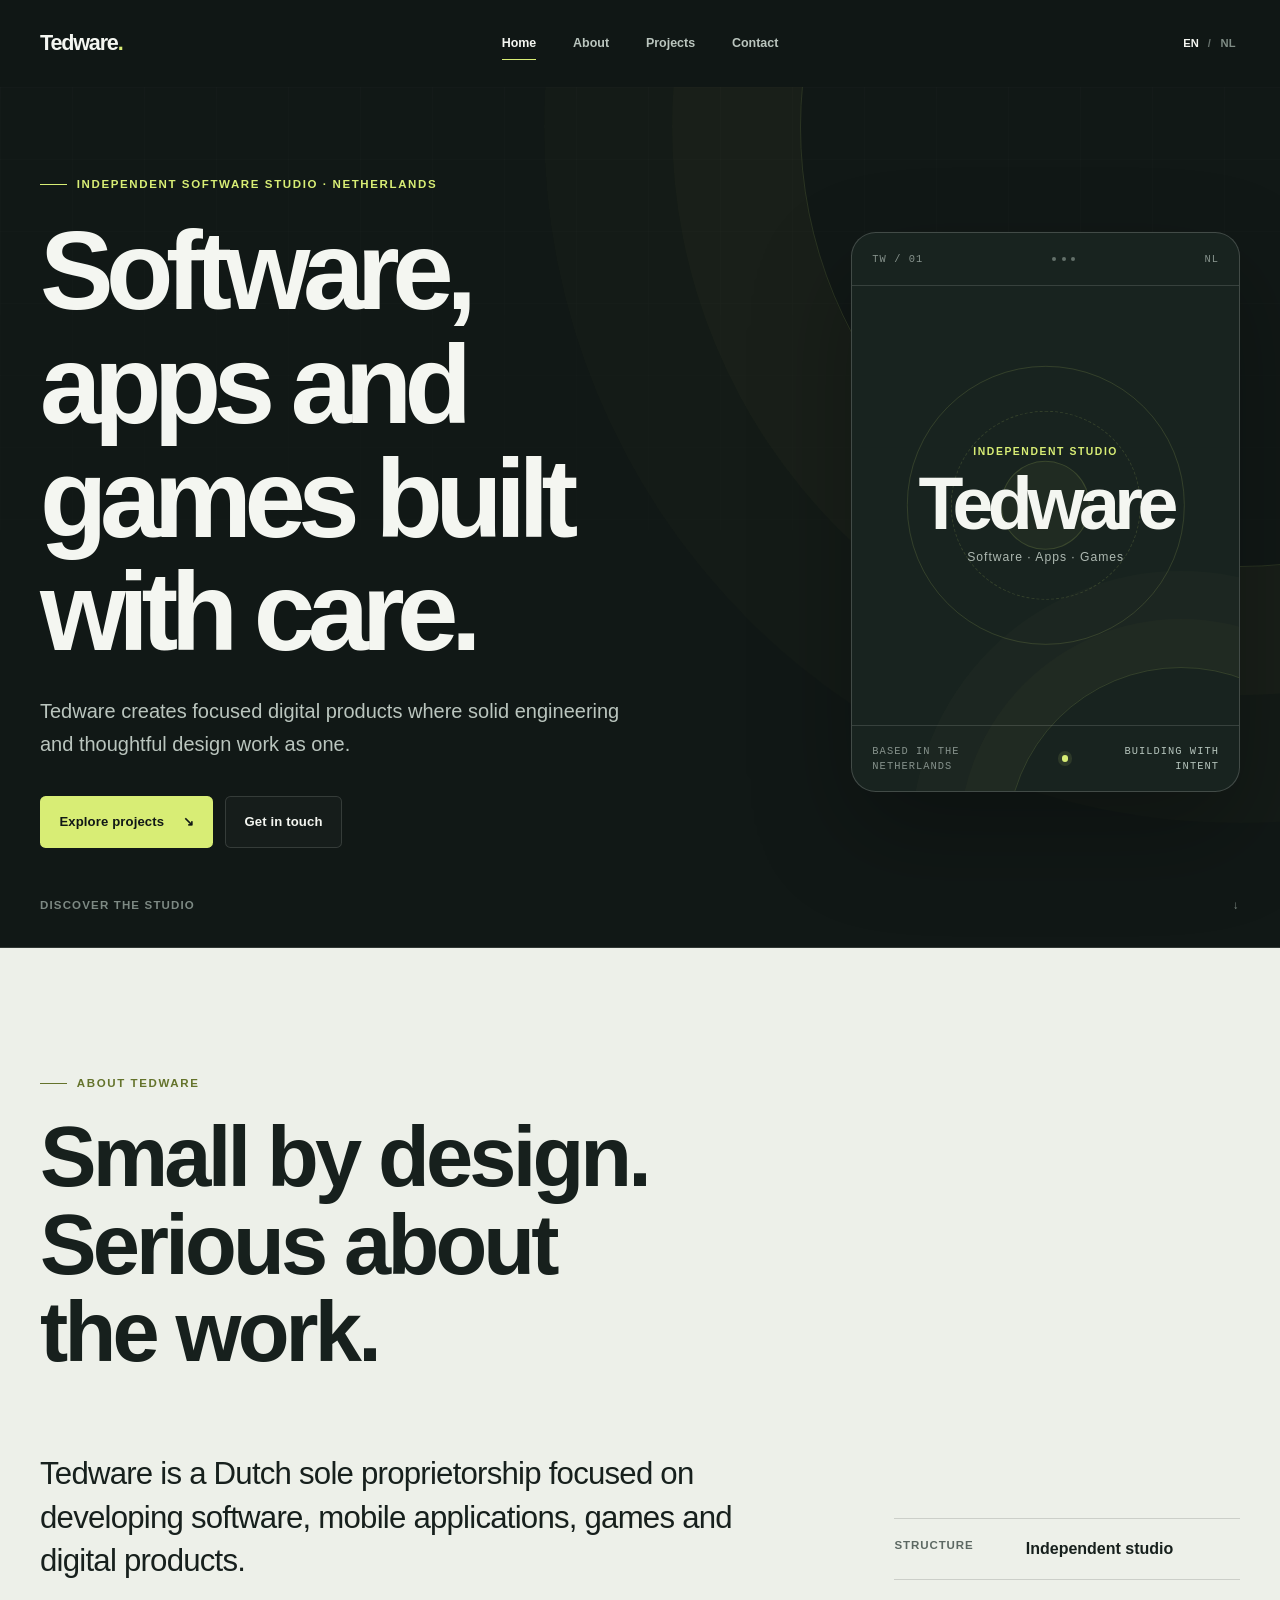
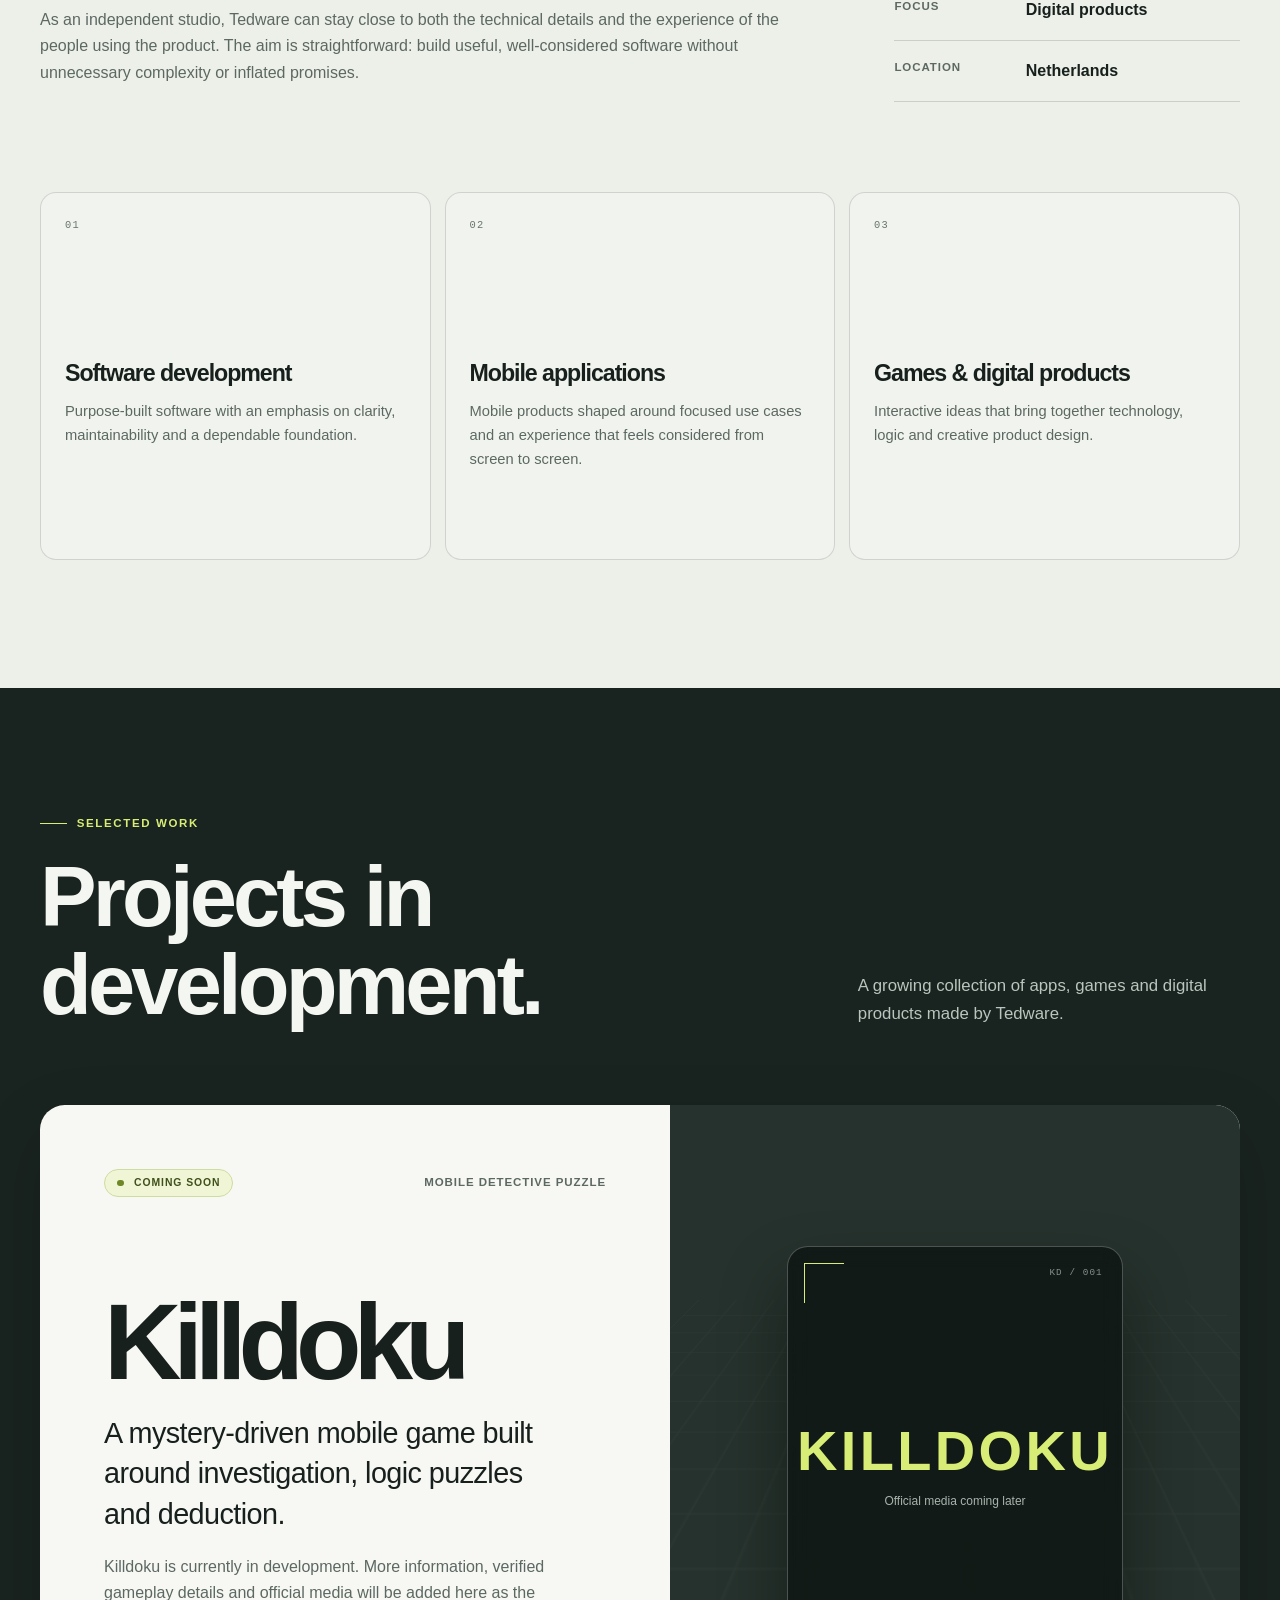
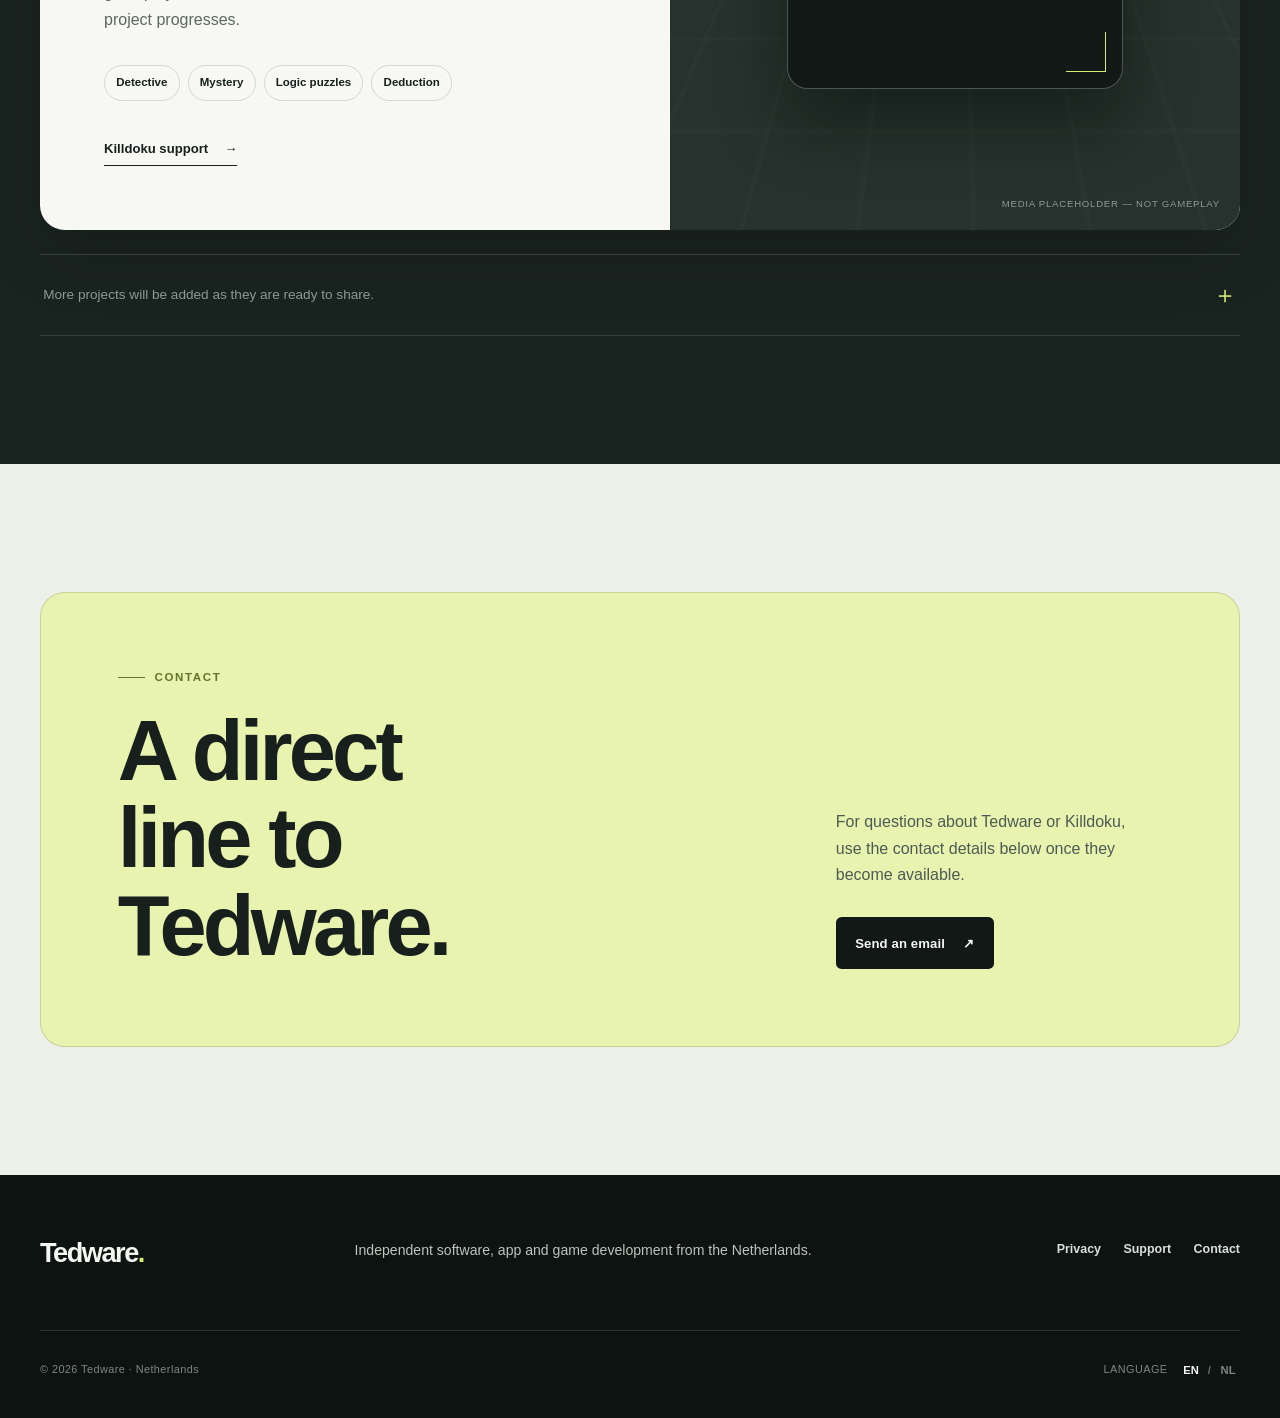
<file: index.html>
<!doctype html>
<html lang="en">
<head>
  <meta charset="utf-8">
  <meta name="viewport" content="width=device-width, initial-scale=1">
  <title data-i18n="meta.homeTitle">Tedware — Software, apps and games built with care</title>
  <meta name="description" content="Tedware is an independent Dutch software studio creating thoughtful software, mobile apps and games." data-i18n-attr="content:meta.homeDescription">
  <meta name="theme-color" content="#111816">
  <meta name="robots" content="index, follow">
  <link rel="canonical" href="https://tedware.nl/">
  <link rel="icon" href="assets/icons/favicon.svg" type="image/svg+xml">
  <link rel="manifest" href="site.webmanifest">
  <meta property="og:type" content="website">
  <meta property="og:site_name" content="Tedware">
  <meta property="og:url" content="https://tedware.nl/">
  <meta property="og:title" content="Tedware — Software, apps and games built with care" data-i18n-attr="content:meta.homeTitle">
  <meta property="og:description" content="Independent Dutch software studio creating thoughtful software, mobile apps and games." data-i18n-attr="content:meta.homeDescription">
  <meta property="og:locale" content="en_US" data-i18n-attr="content:meta.ogLocale">
  <meta property="og:locale:alternate" content="nl_NL" data-i18n-attr="content:meta.ogLocaleAlternate">
  <meta name="twitter:card" content="summary">
  <meta name="twitter:title" content="Tedware — Software, apps and games built with care" data-i18n-attr="content:meta.homeTitle">
  <meta name="twitter:description" content="Independent Dutch software studio creating thoughtful software, mobile apps and games." data-i18n-attr="content:meta.homeDescription">
  <script type="application/ld+json">
    {
      "@context": "https://schema.org",
      "@type": "Organization",
      "name": "Tedware",
      "url": "https://tedware.nl/"
    }
  </script>
  <script>document.documentElement.classList.add('js');</script>
  <link rel="stylesheet" href="css/styles.css">
  <script src="js/translations.js" defer></script>
  <script src="js/main.js" defer></script>
</head>
<body data-page="home">
  <a class="skip-link" href="#main" data-i18n="a11y.skip">Skip to content</a>

  <header class="site-header" data-site-header>
    <div class="container header-inner">
      <a class="wordmark" href="index.html" aria-label="Tedware home" data-i18n-attr="aria-label:a11y.home">
        <span>Tedware</span><span class="wordmark-dot" aria-hidden="true">.</span>
      </a>

      <button class="nav-toggle" type="button" aria-expanded="false" aria-controls="primary-navigation" data-nav-toggle>
        <span class="sr-only" data-i18n="nav.menu">Menu</span>
        <span aria-hidden="true"></span><span aria-hidden="true"></span>
      </button>

      <nav class="primary-nav" id="primary-navigation" aria-label="Primary navigation" data-i18n-attr="aria-label:a11y.primaryNav">
        <a href="index.html" aria-current="page" data-i18n="nav.home">Home</a>
        <a href="#about" data-i18n="nav.about">About</a>
        <a href="#projects" data-i18n="nav.projects">Projects</a>
        <a href="#contact" data-i18n="nav.contact">Contact</a>
      </nav>

      <div class="language-switcher" role="group" aria-label="Language" data-i18n-attr="aria-label:a11y.language">
        <button type="button" data-lang="en" aria-pressed="true" lang="en">EN</button>
        <span aria-hidden="true">/</span>
        <button type="button" data-lang="nl" aria-pressed="false" lang="nl">NL</button>
      </div>
    </div>
  </header>

  <main id="main">
    <section class="hero section" aria-labelledby="hero-title">
      <div class="hero-glow" aria-hidden="true"></div>
      <div class="container hero-grid">
        <div class="hero-copy">
          <p class="eyebrow" data-i18n="home.heroEyebrow">Independent software studio · Netherlands</p>
          <h1 id="hero-title" data-i18n="home.heroTitle">Software, apps and games built with care.</h1>
          <p class="hero-lead" data-i18n="home.heroBody">Tedware creates focused digital products where solid engineering and thoughtful design work as one.</p>
          <div class="hero-actions">
            <a class="button button-primary" href="#projects">
              <span data-i18n="home.heroProjects">Explore projects</span><span aria-hidden="true">↘</span>
            </a>
            <a class="button button-secondary" href="#contact" data-i18n="home.heroContact">Get in touch</a>
          </div>
        </div>

        <div class="hero-visual" aria-label="Tedware studio overview" data-i18n-attr="aria-label:home.visualLabel">
          <div class="studio-panel">
            <div class="studio-panel-top">
              <span>TW / 01</span>
              <div class="panel-dots" aria-hidden="true"><i></i><i></i><i></i></div>
              <span>NL</span>
            </div>
            <div class="studio-panel-center">
              <div class="signal-rings" aria-hidden="true"><span></span><span></span><span></span></div>
              <p class="panel-kicker" data-i18n="home.visualKicker">Independent studio</p>
              <p class="panel-name">Tedware</p>
              <p class="panel-disciplines" data-i18n="home.visualDisciplines">Software · Apps · Games</p>
            </div>
            <div class="studio-panel-bottom">
              <span data-i18n="home.visualBase">Based in the Netherlands</span>
              <span class="availability"><i aria-hidden="true"></i><span data-i18n="home.visualStatus">Building with intent</span></span>
            </div>
          </div>
        </div>
      </div>
      <div class="container hero-foot">
        <span data-i18n="home.scrollCue">Discover the studio</span>
        <span aria-hidden="true">↓</span>
      </div>
    </section>

    <section class="section section-light" id="about" aria-labelledby="about-title">
      <div class="container">
        <div class="section-heading reveal">
          <p class="eyebrow eyebrow-dark" data-i18n="home.aboutEyebrow">About Tedware</p>
          <h2 id="about-title" data-i18n="home.aboutTitle">Small by design. Serious about the work.</h2>
        </div>

        <div class="about-layout">
          <div class="about-copy reveal">
            <p class="large-copy" data-i18n="home.aboutLead">Tedware is a Dutch sole proprietorship focused on developing software, mobile applications, games and digital products.</p>
            <p data-i18n="home.aboutBody">As an independent studio, Tedware can stay close to both the technical details and the experience of the people using the product. The aim is straightforward: build useful, well-considered software without unnecessary complexity or inflated promises.</p>
          </div>

          <dl class="studio-facts reveal">
            <div>
              <dt data-i18n="home.factStructure">Structure</dt>
              <dd data-i18n="home.factStructureValue">Independent studio</dd>
            </div>
            <div>
              <dt data-i18n="home.factFocus">Focus</dt>
              <dd data-i18n="home.factFocusValue">Digital products</dd>
            </div>
            <div>
              <dt data-i18n="home.factLocation">Location</dt>
              <dd data-i18n="common.netherlands">Netherlands</dd>
            </div>
          </dl>
        </div>

        <div class="capability-grid">
          <article class="capability-card reveal">
            <span class="card-index">01</span>
            <h3 data-i18n="home.capSoftwareTitle">Software development</h3>
            <p data-i18n="home.capSoftwareBody">Purpose-built software with an emphasis on clarity, maintainability and a dependable foundation.</p>
          </article>
          <article class="capability-card reveal">
            <span class="card-index">02</span>
            <h3 data-i18n="home.capAppsTitle">Mobile applications</h3>
            <p data-i18n="home.capAppsBody">Mobile products shaped around focused use cases and an experience that feels considered from screen to screen.</p>
          </article>
          <article class="capability-card reveal">
            <span class="card-index">03</span>
            <h3 data-i18n="home.capGamesTitle">Games & digital products</h3>
            <p data-i18n="home.capGamesBody">Interactive ideas that bring together technology, logic and creative product design.</p>
          </article>
        </div>
      </div>
    </section>

    <section class="section projects-section" id="projects" aria-labelledby="projects-title">
      <div class="container">
        <div class="section-heading section-heading-split reveal">
          <div>
            <p class="eyebrow" data-i18n="home.projectsEyebrow">Selected work</p>
            <h2 id="projects-title" data-i18n="home.projectsTitle">Projects in development.</h2>
          </div>
          <p data-i18n="home.projectsIntro">A growing collection of apps, games and digital products made by Tedware.</p>
        </div>

        <article class="project-card reveal">
          <div class="project-content">
            <div class="project-meta">
              <span class="status-badge"><i aria-hidden="true"></i><span data-i18n="common.comingSoon">Coming soon</span></span>
              <span data-i18n="home.killdokuCategory">Mobile detective puzzle</span>
            </div>
            <h3>Killdoku</h3>
            <p class="project-lead" data-i18n="home.killdokuLead">A mystery-driven mobile game built around investigation, logic puzzles and deduction.</p>
            <p data-i18n="home.killdokuBody">Killdoku is currently in development. More information, verified gameplay details and official media will be added here as the project progresses.</p>
            <ul class="tag-list" aria-label="Project themes" data-i18n-attr="aria-label:home.projectThemes">
              <li data-i18n="home.tagDetective">Detective</li>
              <li data-i18n="home.tagMystery">Mystery</li>
              <li data-i18n="home.tagLogic">Logic puzzles</li>
              <li data-i18n="home.tagDeduction">Deduction</li>
            </ul>
            <a class="text-link" href="support.html">
              <span data-i18n="home.killdokuSupport">Killdoku support</span><span aria-hidden="true">→</span>
            </a>
          </div>

          <div class="project-media" role="img" aria-label="Placeholder for future Killdoku media" data-i18n-attr="aria-label:home.killdokuMediaLabel">
            <div class="media-grid" aria-hidden="true"></div>
            <div class="media-frame">
              <span class="media-code">KD / 001</span>
              <strong>KILLDOKU</strong>
              <span data-i18n="home.mediaPlaceholder">Official media coming later</span>
            </div>
            <span class="media-note" data-i18n="home.mediaNote">Media placeholder — not gameplay</span>
          </div>
        </article>

        <div class="next-project reveal">
          <span data-i18n="home.nextProject">More projects will be added as they are ready to share.</span>
          <span aria-hidden="true">＋</span>
        </div>
      </div>
    </section>

    <section class="section contact-section" id="contact" aria-labelledby="contact-title">
      <div class="container contact-panel reveal">
        <div>
          <p class="eyebrow eyebrow-dark" data-i18n="home.contactEyebrow">Contact</p>
          <h2 id="contact-title" data-i18n="home.contactTitle">A direct line to Tedware.</h2>
        </div>
        <div class="contact-copy">
          <p data-i18n="home.contactBody">For questions about Tedware or Killdoku, use the contact details below once they become available.</p>
          <a class="button button-dark" data-contact-link hidden>
            <span data-i18n="home.contactButton">Send an email</span><span aria-hidden="true">↗</span>
          </a>
          <p class="contact-placeholder" data-contact-placeholder>
            <span data-i18n="home.contactPending">Contact details will be added before launch.</span>
          </p>
        </div>
      </div>
    </section>
  </main>

  <footer class="site-footer">
    <div class="container footer-main">
      <a class="wordmark wordmark-footer" href="index.html" aria-label="Tedware home" data-i18n-attr="aria-label:a11y.home">
        <span>Tedware</span><span class="wordmark-dot" aria-hidden="true">.</span>
      </a>
      <p data-i18n="footer.line">Independent software, app and game development from the Netherlands.</p>
      <nav class="footer-nav" aria-label="Footer navigation" data-i18n-attr="aria-label:a11y.footerNav">
        <a href="privacy.html" data-i18n="nav.privacy">Privacy</a>
        <a href="support.html" data-i18n="nav.support">Support</a>
        <a href="#contact" data-i18n="nav.contact">Contact</a>
      </nav>
    </div>
    <div class="container footer-bottom">
      <p>© <span data-current-year>2026</span> Tedware · <span data-i18n="common.netherlands">Netherlands</span></p>
      <div class="footer-language">
        <span data-i18n="footer.language">Language</span>
        <div class="language-switcher language-switcher-footer" role="group" aria-label="Language" data-i18n-attr="aria-label:a11y.language">
          <button type="button" data-lang="en" aria-pressed="true" lang="en">EN</button>
          <span aria-hidden="true">/</span>
          <button type="button" data-lang="nl" aria-pressed="false" lang="nl">NL</button>
        </div>
      </div>
    </div>
  </footer>
</body>
</html>
</file>
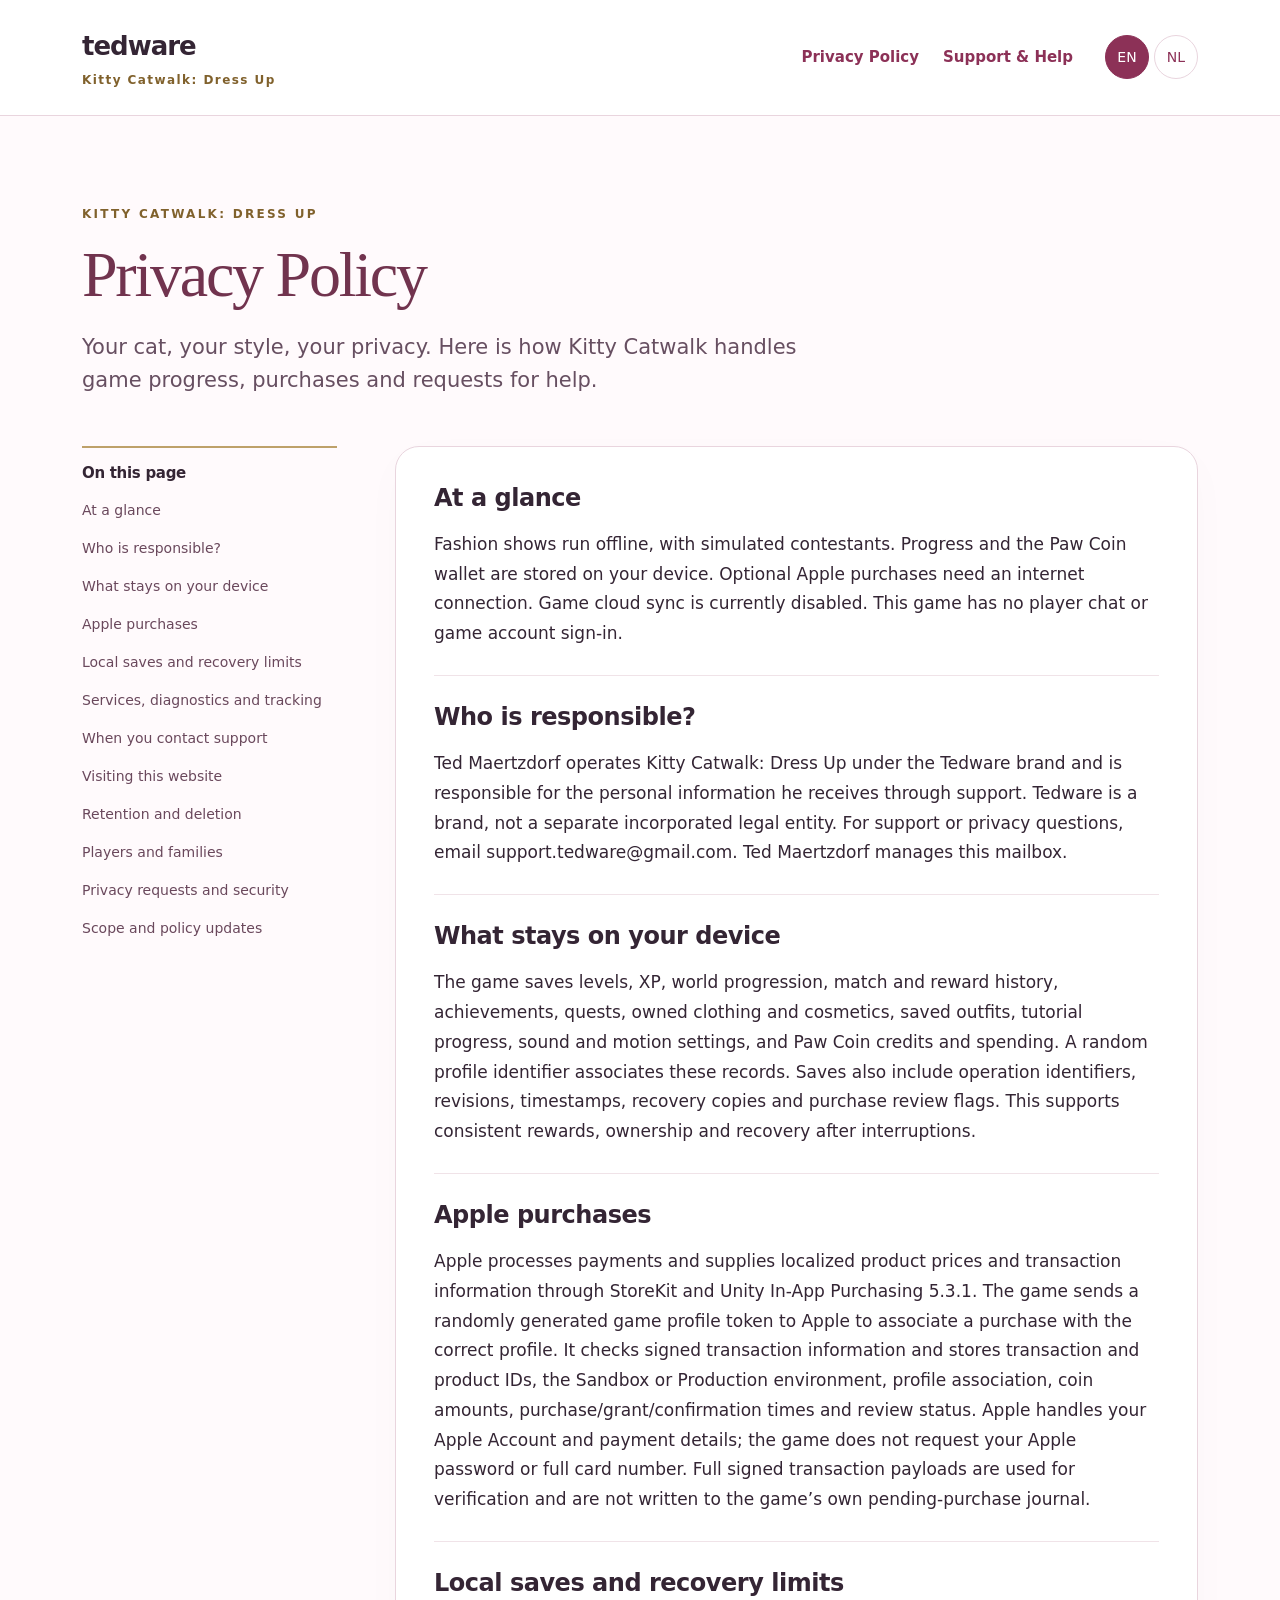
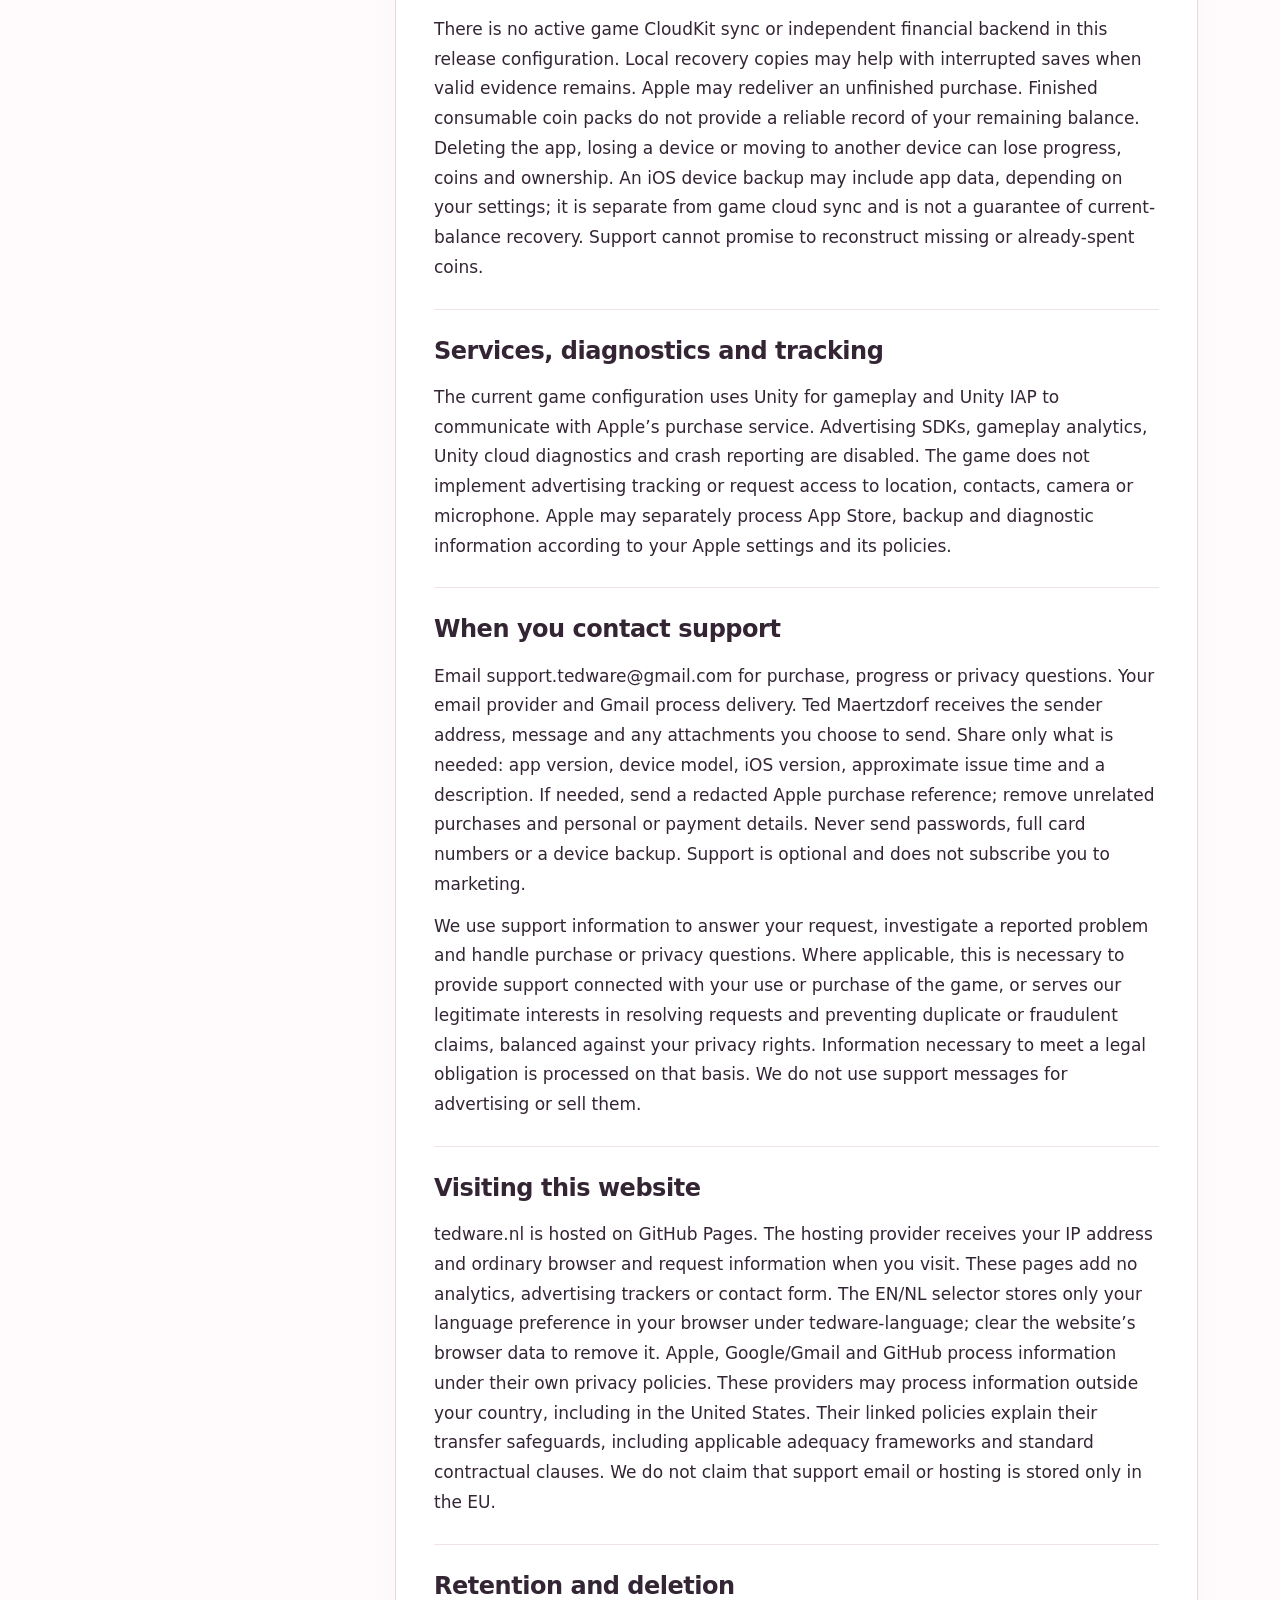
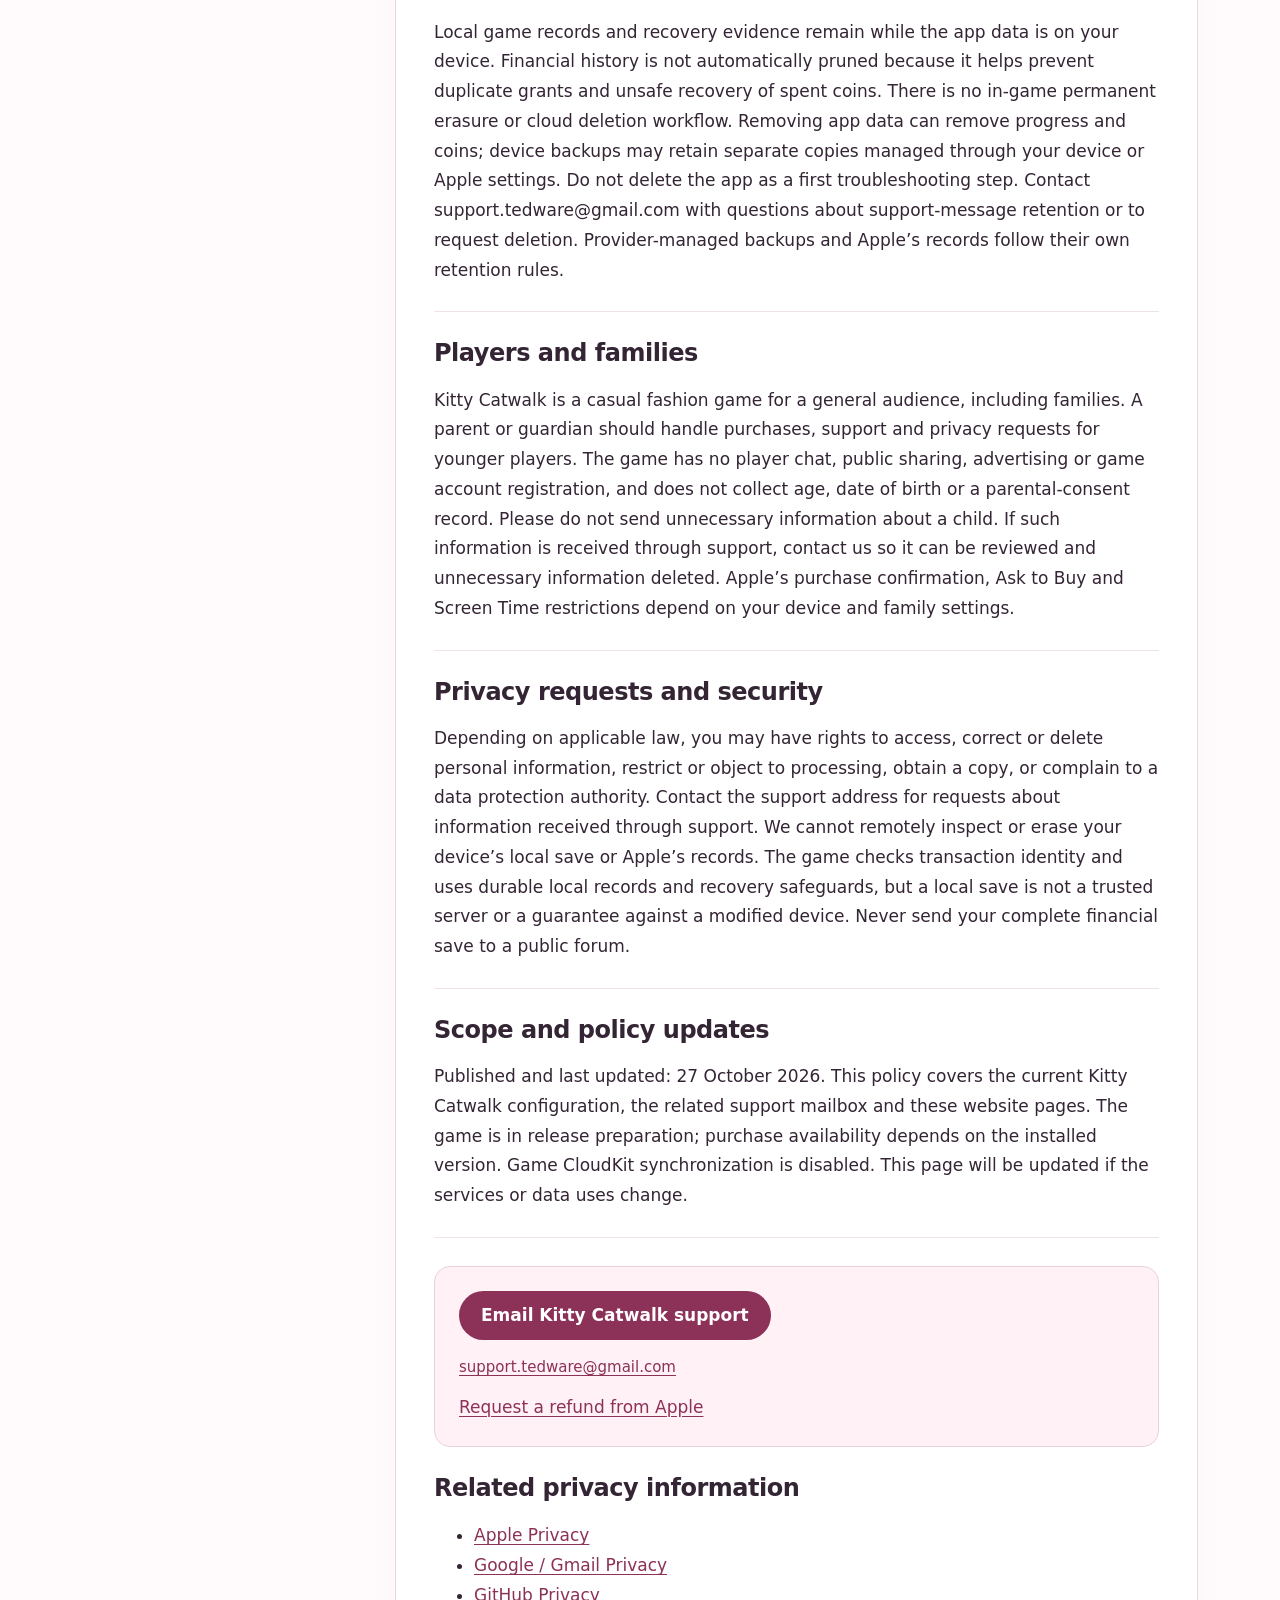
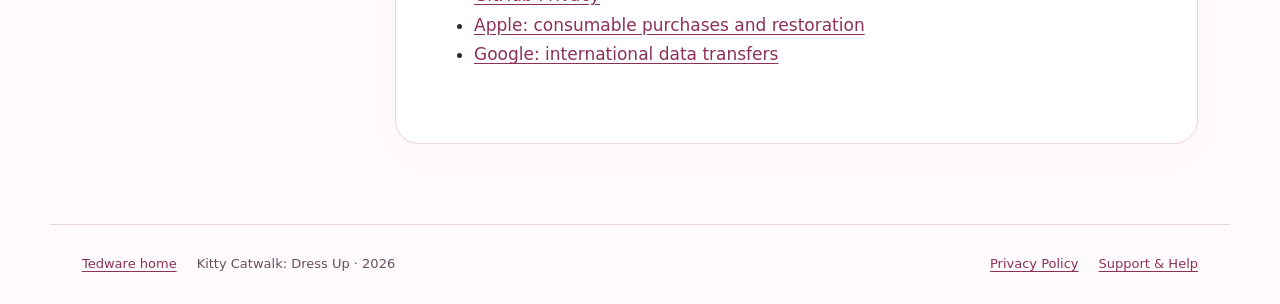
<file: kitty-catwalk/privacy/index.html>
<!doctype html>
<html lang="en"><head><meta charset="utf-8"><meta name="viewport" content="width=device-width,initial-scale=1">
<title data-i18n="privacy.documentTitle">Privacy Policy | Kitty Catwalk</title>
<meta name="description" content="Your cat, your style, your privacy. Here is how Kitty Catwalk handles game progress, purchases and requests for help." data-i18n-attr="content:privacy.intro">
<link rel="canonical" href="https://tedware.nl/kitty-catwalk/privacy/"><meta name="theme-color" content="#fff4f7">
<link rel="stylesheet" href="../kitty.css">
<script defer src="../../js/translations.js"></script><script defer src="../translations.js"></script><script defer src="../../js/main.js"></script>
</head><body>
<a class="skip" href="#content" data-i18n="skip">Skip to content</a>
<header><div class="header-inner"><a class="brand" href="/" aria-label="Tedware home">tedware<span>Kitty Catwalk: Dress Up</span></a>
<nav aria-label="Main"><a href="../privacy/" data-i18n="privacyNav">Privacy Policy</a><a href="../support/" data-i18n="supportNav">Support & Help</a></nav>
<div class="language-switcher" role="group" aria-label="Language"><button type="button" data-lang="en" aria-pressed="true" lang="en">EN</button><button type="button" data-lang="nl" aria-pressed="false" lang="nl">NL</button></div></div></header>
<main id="content">
<div class="hero"><p class="eyebrow">KITTY CATWALK: DRESS UP</p><h1 data-i18n="privacy.title">Privacy Policy</h1><p class="intro" data-i18n="privacy.intro">Your cat, your style, your privacy. Here is how Kitty Catwalk handles game progress, purchases and requests for help.</p></div>
<div class="layout"><aside><h2 data-i18n="contents">On this page</h2><ol><li><a href="#overview" data-i18n="privacy.overview.heading">At a glance</a></li><li><a href="#operator" data-i18n="privacy.operator.heading">Who is responsible?</a></li><li><a href="#local" data-i18n="privacy.local.heading">What stays on your device</a></li><li><a href="#purchases" data-i18n="privacy.purchases.heading">Apple purchases</a></li><li><a href="#recovery" data-i18n="privacy.recovery.heading">Local saves and recovery limits</a></li><li><a href="#services" data-i18n="privacy.services.heading">Services, diagnostics and tracking</a></li><li><a href="#support" data-i18n="privacy.support.heading">When you contact support</a></li><li><a href="#website" data-i18n="privacy.website.heading">Visiting this website</a></li><li><a href="#retention" data-i18n="privacy.retention.heading">Retention and deletion</a></li><li><a href="#children" data-i18n="privacy.children.heading">Players and families</a></li><li><a href="#rights" data-i18n="privacy.rights.heading">Privacy requests and security</a></li><li><a href="#updates" data-i18n="privacy.updates.heading">Scope and policy updates</a></li></ol></aside>
<article><section id="overview"><h2 data-i18n="privacy.overview.heading">At a glance</h2><p data-i18n="privacy.overview.body">Fashion shows run offline, with simulated contestants. Progress and the Paw Coin wallet are stored on your device. Optional Apple purchases need an internet connection. Game cloud sync is currently disabled. This game has no player chat or game account sign-in.</p></section><section id="operator"><h2 data-i18n="privacy.operator.heading">Who is responsible?</h2><p data-i18n="privacy.operator.body">Ted Maertzdorf operates Kitty Catwalk: Dress Up under the Tedware brand and is responsible for the personal information he receives through support. Tedware is a brand, not a separate incorporated legal entity. For support or privacy questions, email support.tedware@gmail.com. Ted Maertzdorf manages this mailbox.</p></section><section id="local"><h2 data-i18n="privacy.local.heading">What stays on your device</h2><p data-i18n="privacy.local.body">The game saves levels, XP, world progression, match and reward history, achievements, quests, owned clothing and cosmetics, saved outfits, tutorial progress, sound and motion settings, and Paw Coin credits and spending. A random profile identifier associates these records. Saves also include operation identifiers, revisions, timestamps, recovery copies and purchase review flags. This supports consistent rewards, ownership and recovery after interruptions.</p></section><section id="purchases"><h2 data-i18n="privacy.purchases.heading">Apple purchases</h2><p data-i18n="privacy.purchases.body">Apple processes payments and supplies localized product prices and transaction information through StoreKit and Unity In-App Purchasing 5.3.1. The game sends a randomly generated game profile token to Apple to associate a purchase with the correct profile. It checks signed transaction information and stores transaction and product IDs, the Sandbox or Production environment, profile association, coin amounts, purchase/grant/confirmation times and review status. Apple handles your Apple Account and payment details; the game does not request your Apple password or full card number. Full signed transaction payloads are used for verification and are not written to the game’s own pending-purchase journal.</p></section><section id="recovery"><h2 data-i18n="privacy.recovery.heading">Local saves and recovery limits</h2><p data-i18n="privacy.recovery.body">There is no active game CloudKit sync or independent financial backend in this release configuration. Local recovery copies may help with interrupted saves when valid evidence remains. Apple may redeliver an unfinished purchase. Finished consumable coin packs do not provide a reliable record of your remaining balance. Deleting the app, losing a device or moving to another device can lose progress, coins and ownership. An iOS device backup may include app data, depending on your settings; it is separate from game cloud sync and is not a guarantee of current-balance recovery. Support cannot promise to reconstruct missing or already-spent coins.</p></section><section id="services"><h2 data-i18n="privacy.services.heading">Services, diagnostics and tracking</h2><p data-i18n="privacy.services.body">The current game configuration uses Unity for gameplay and Unity IAP to communicate with Apple’s purchase service. Advertising SDKs, gameplay analytics, Unity cloud diagnostics and crash reporting are disabled. The game does not implement advertising tracking or request access to location, contacts, camera or microphone. Apple may separately process App Store, backup and diagnostic information according to your Apple settings and its policies.</p></section><section id="support"><h2 data-i18n="privacy.support.heading">When you contact support</h2><p data-i18n="privacy.support.body">Email support.tedware@gmail.com for purchase, progress or privacy questions. Your email provider and Gmail process delivery. Ted Maertzdorf receives the sender address, message and any attachments you choose to send. Share only what is needed: app version, device model, iOS version, approximate issue time and a description. If needed, send a redacted Apple purchase reference; remove unrelated purchases and personal or payment details. Never send passwords, full card numbers or a device backup. Support is optional and does not subscribe you to marketing.</p><p data-i18n="privacy.purposes.body">We use support information to answer your request, investigate a reported problem and handle purchase or privacy questions. Where applicable, this is necessary to provide support connected with your use or purchase of the game, or serves our legitimate interests in resolving requests and preventing duplicate or fraudulent claims, balanced against your privacy rights. Information necessary to meet a legal obligation is processed on that basis. We do not use support messages for advertising or sell them.</p></section><section id="website"><h2 data-i18n="privacy.website.heading">Visiting this website</h2><p data-i18n="privacy.website.body">tedware.nl is hosted on GitHub Pages. The hosting provider receives your IP address and ordinary browser and request information when you visit. These pages add no analytics, advertising trackers or contact form. The EN/NL selector stores only your language preference in your browser under tedware-language; clear the website’s browser data to remove it. Apple, Google/Gmail and GitHub process information under their own privacy policies. These providers may process information outside your country, including in the United States. Their linked policies explain their transfer safeguards, including applicable adequacy frameworks and standard contractual clauses. We do not claim that support email or hosting is stored only in the EU.</p></section><section id="retention"><h2 data-i18n="privacy.retention.heading">Retention and deletion</h2><p data-i18n="privacy.retention.body">Local game records and recovery evidence remain while the app data is on your device. Financial history is not automatically pruned because it helps prevent duplicate grants and unsafe recovery of spent coins. There is no in-game permanent erasure or cloud deletion workflow. Removing app data can remove progress and coins; device backups may retain separate copies managed through your device or Apple settings. Do not delete the app as a first troubleshooting step. Contact support.tedware@gmail.com with questions about support-message retention or to request deletion. Provider-managed backups and Apple’s records follow their own retention rules.</p></section><section id="children"><h2 data-i18n="privacy.children.heading">Children and families</h2><p data-i18n="privacy.children.body">Kitty Catwalk is a casual fashion game for a general audience, including families. A parent or guardian should handle purchases, support and privacy requests for younger players. The game has no player chat, public sharing, advertising or game account registration, and does not collect age, date of birth or a parental-consent record. Please do not send unnecessary information about a child. If such information is received through support, contact us so it can be reviewed and unnecessary information deleted. Apple’s purchase confirmation, Ask to Buy and Screen Time restrictions depend on your device and family settings.</p></section><section id="rights"><h2 data-i18n="privacy.rights.heading">Privacy requests and security</h2><p data-i18n="privacy.rights.body">Depending on applicable law, you may have rights to access, correct or delete personal information, restrict or object to processing, obtain a copy, or complain to a data protection authority. Contact the support address for requests about information received through support. We cannot remotely inspect or erase your device’s local save or Apple’s records. The game checks transaction identity and uses durable local records and recovery safeguards, but a local save is not a trusted server or a guarantee against a modified device. Never send your complete financial save to a public forum.</p></section><section id="updates"><h2 data-i18n="privacy.updates.heading">Scope and policy updates</h2><p data-i18n="privacy.updates.body">Published and last updated: 27 October 2026. This policy covers the current Kitty Catwalk configuration, the related support mailbox and these website pages. The game is in release preparation; purchase availability depends on the installed version. Game CloudKit synchronization is disabled. This page will be updated if the services or data uses change.</p></section>
<div class="contact-card"><a class="action" href="mailto:support.tedware@gmail.com?subject=Kitty%20Catwalk%20support" data-i18n="email">Email Kitty Catwalk support</a><p><a href="mailto:support.tedware@gmail.com">support.tedware@gmail.com</a></p><a href="https://reportaproblem.apple.com/" data-i18n="apple">Request a refund from Apple</a></div>
<section><h2 data-i18n="resources">Related privacy information</h2><ul><li><a href="https://www.apple.com/legal/privacy/">Apple Privacy</a></li><li><a href="https://policies.google.com/privacy">Google / Gmail Privacy</a></li><li><a href="https://docs.github.com/en/site-policy/privacy-policies/github-general-privacy-statement">GitHub Privacy</a></li><li><a href="https://support.apple.com/en-us/108096">Apple: consumable purchases and restoration</a></li><li><a href="https://policies.google.com/privacy/frameworks">Google: international data transfers</a></li></ul></section>
</article></div></main>
<footer><a href="/" data-i18n="home">Tedware home</a><span>Kitty Catwalk: Dress Up · 2026</span><a href="../privacy/" data-i18n="privacyNav">Privacy Policy</a><a href="../support/" data-i18n="supportNav">Support & Help</a></footer>
</body></html>
</file>
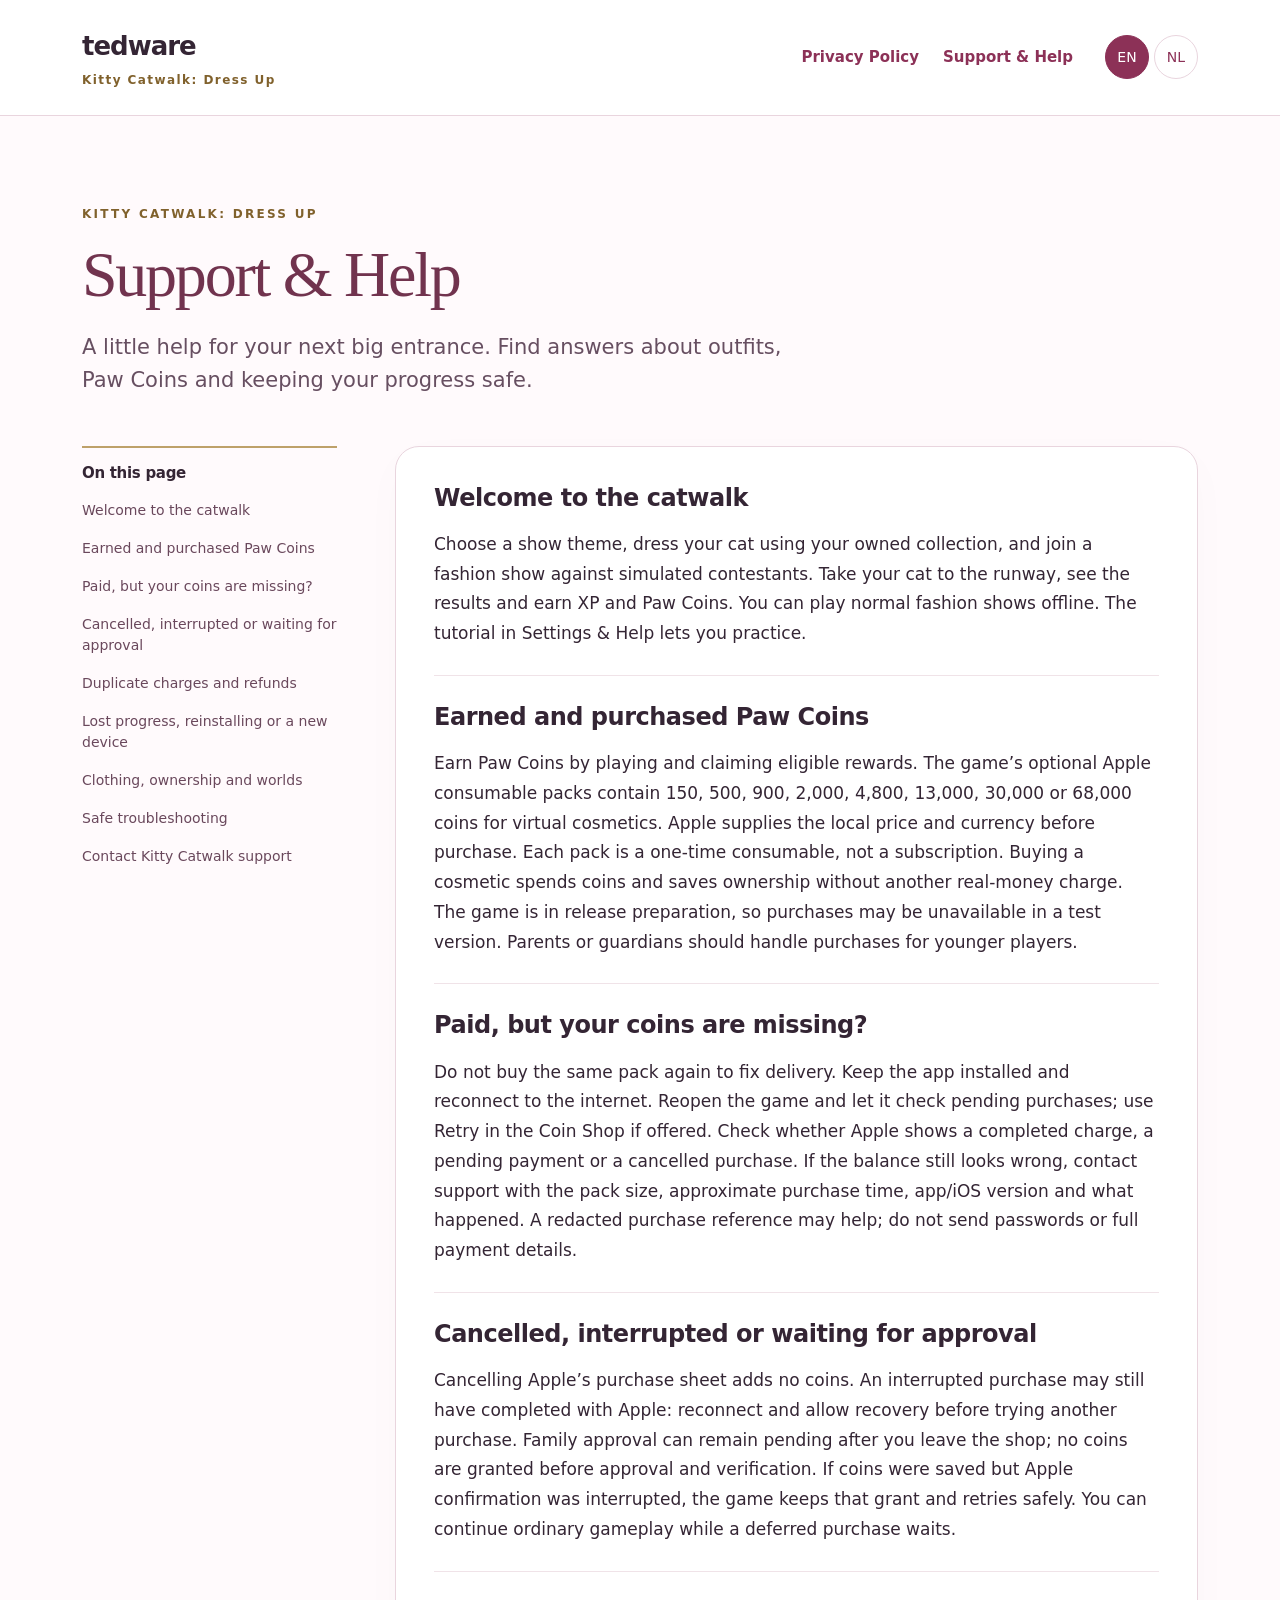
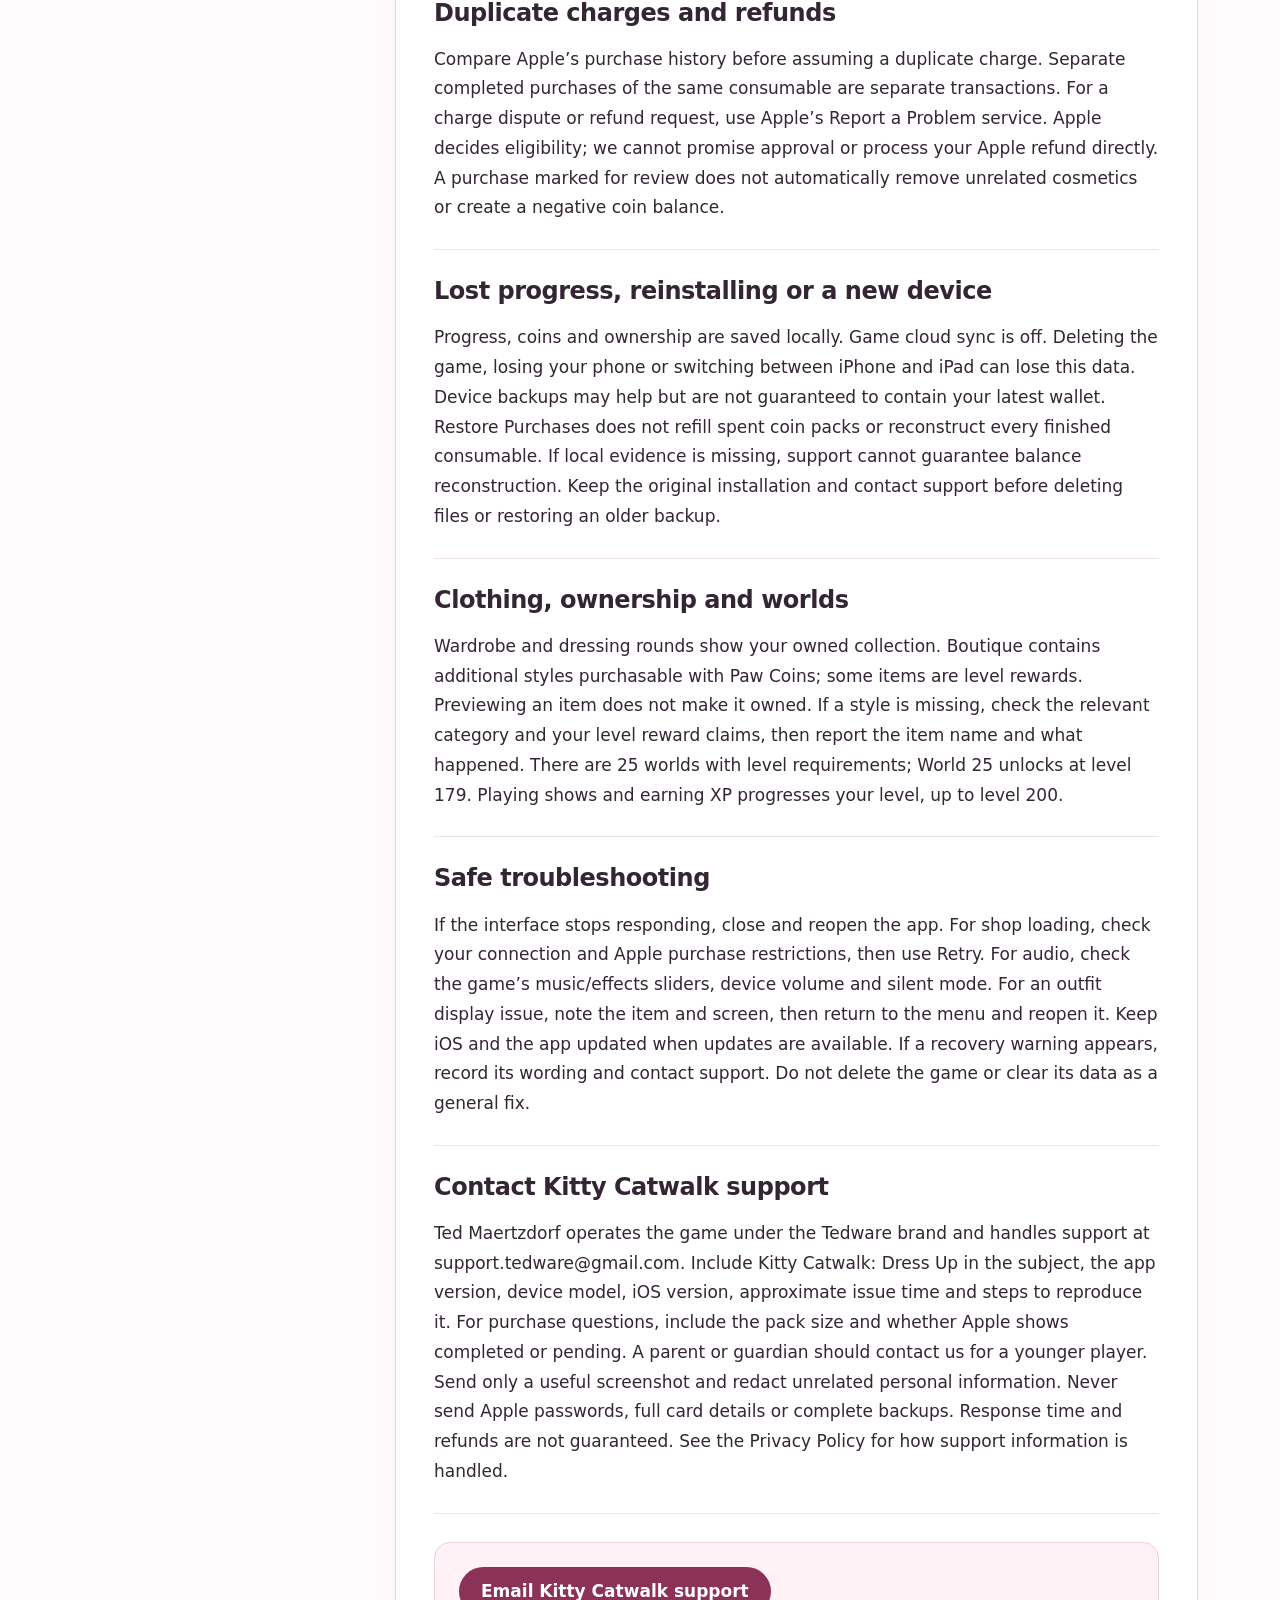
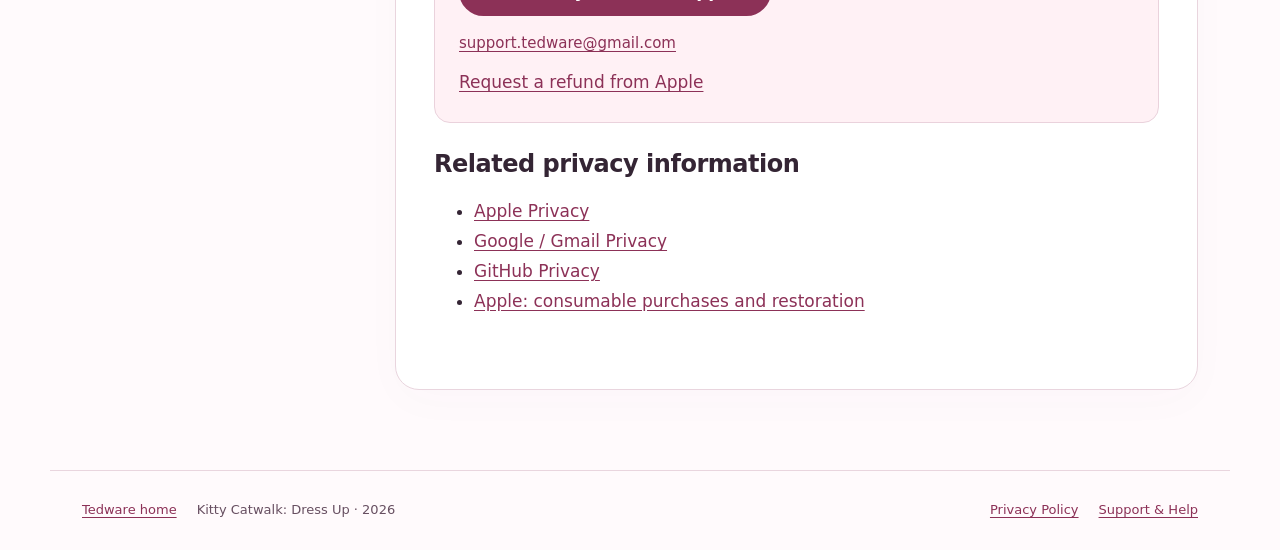
<file: kitty-catwalk/support/index.html>
<!doctype html>
<html lang="en"><head><meta charset="utf-8"><meta name="viewport" content="width=device-width,initial-scale=1">
<title data-i18n="support.documentTitle">Support &amp; Help | Kitty Catwalk</title>
<meta name="description" content="A little help for your next big entrance. Find answers about outfits, Paw Coins and keeping your progress safe." data-i18n-attr="content:support.intro">
<link rel="canonical" href="https://tedware.nl/kitty-catwalk/support/"><meta name="theme-color" content="#fff4f7">
<link rel="stylesheet" href="../kitty.css">
<script defer src="../../js/translations.js"></script><script defer src="../translations.js"></script><script defer src="../../js/main.js"></script>
</head><body>
<a class="skip" href="#content" data-i18n="skip">Skip to content</a>
<header><div class="header-inner"><a class="brand" href="/" aria-label="Tedware home">tedware<span>Kitty Catwalk: Dress Up</span></a>
<nav aria-label="Main"><a href="../privacy/" data-i18n="privacyNav">Privacy Policy</a><a href="../support/" data-i18n="supportNav">Support & Help</a></nav>
<div class="language-switcher" role="group" aria-label="Language"><button type="button" data-lang="en" aria-pressed="true" lang="en">EN</button><button type="button" data-lang="nl" aria-pressed="false" lang="nl">NL</button></div></div></header>
<main id="content">
<div class="hero"><p class="eyebrow">KITTY CATWALK: DRESS UP</p><h1 data-i18n="support.title">Support &amp; Help</h1><p class="intro" data-i18n="support.intro">A little help for your next big entrance. Find answers about outfits, Paw Coins and keeping your progress safe.</p></div>
<div class="layout"><aside><h2 data-i18n="contents">On this page</h2><ol><li><a href="#start" data-i18n="support.start.heading">Welcome to the catwalk</a></li><li><a href="#coins" data-i18n="support.coins.heading">Earned and purchased Paw Coins</a></li><li><a href="#missing" data-i18n="support.missing.heading">Paid, but your coins are missing?</a></li><li><a href="#pending" data-i18n="support.pending.heading">Cancelled, interrupted or waiting for approval</a></li><li><a href="#refunds" data-i18n="support.refunds.heading">Duplicate charges and refunds</a></li><li><a href="#progress" data-i18n="support.progress.heading">Lost progress, reinstalling or a new device</a></li><li><a href="#styles" data-i18n="support.styles.heading">Clothing, ownership and worlds</a></li><li><a href="#technical" data-i18n="support.technical.heading">Safe troubleshooting</a></li><li><a href="#contact" data-i18n="support.contact.heading">Contact Kitty Catwalk support</a></li></ol></aside>
<article><section id="start"><h2 data-i18n="support.start.heading">Welcome to the catwalk</h2><p data-i18n="support.start.body">Choose a show theme, dress your cat using your owned collection, and join a fashion show against simulated contestants. Take your cat to the runway, see the results and earn XP and Paw Coins. You can play normal fashion shows offline. The tutorial in Settings &amp; Help lets you practice.</p></section><section id="coins"><h2 data-i18n="support.coins.heading">Earned and purchased Paw Coins</h2><p data-i18n="support.coins.body">Earn Paw Coins by playing and claiming eligible rewards. The game’s optional Apple consumable packs contain 150, 500, 900, 2,000, 4,800, 13,000, 30,000 or 68,000 coins for virtual cosmetics. Apple supplies the local price and currency before purchase. Each pack is a one-time consumable, not a subscription. Buying a cosmetic spends coins and saves ownership without another real-money charge. The game is in release preparation, so purchases may be unavailable in a test version. Parents or guardians should handle purchases for younger players.</p></section><section id="missing"><h2 data-i18n="support.missing.heading">Paid, but your coins are missing?</h2><p data-i18n="support.missing.body">Do not buy the same pack again to fix delivery. Keep the app installed and reconnect to the internet. Reopen the game and let it check pending purchases; use Retry in the Coin Shop if offered. Check whether Apple shows a completed charge, a pending payment or a cancelled purchase. If the balance still looks wrong, contact support with the pack size, approximate purchase time, app/iOS version and what happened. A redacted purchase reference may help; do not send passwords or full payment details.</p></section><section id="pending"><h2 data-i18n="support.pending.heading">Cancelled, interrupted or waiting for approval</h2><p data-i18n="support.pending.body">Cancelling Apple’s purchase sheet adds no coins. An interrupted purchase may still have completed with Apple: reconnect and allow recovery before trying another purchase. Family approval can remain pending after you leave the shop; no coins are granted before approval and verification. If coins were saved but Apple confirmation was interrupted, the game keeps that grant and retries safely. You can continue ordinary gameplay while a deferred purchase waits.</p></section><section id="refunds"><h2 data-i18n="support.refunds.heading">Duplicate charges and refunds</h2><p data-i18n="support.refunds.body">Compare Apple’s purchase history before assuming a duplicate charge. Separate completed purchases of the same consumable are separate transactions. For a charge dispute or refund request, use Apple’s Report a Problem service. Apple decides eligibility; we cannot promise approval or process your Apple refund directly. A purchase marked for review does not automatically remove unrelated cosmetics or create a negative coin balance.</p></section><section id="progress"><h2 data-i18n="support.progress.heading">Lost progress, reinstalling or a new device</h2><p data-i18n="support.progress.body">Progress, coins and ownership are saved locally. Game cloud sync is off. Deleting the game, losing your phone or switching between iPhone and iPad can lose this data. Device backups may help but are not guaranteed to contain your latest wallet. Restore Purchases does not refill spent coin packs or reconstruct every finished consumable. If local evidence is missing, support cannot guarantee balance reconstruction. Keep the original installation and contact support before deleting files or restoring an older backup.</p></section><section id="styles"><h2 data-i18n="support.styles.heading">Clothing, ownership and worlds</h2><p data-i18n="support.styles.body">Wardrobe and dressing rounds show your owned collection. Boutique contains additional styles purchasable with Paw Coins; some items are level rewards. Previewing an item does not make it owned. If a style is missing, check the relevant category and your level reward claims, then report the item name and what happened. There are 25 worlds with level requirements; World 25 unlocks at level 179. Playing shows and earning XP progresses your level, up to level 200.</p></section><section id="technical"><h2 data-i18n="support.technical.heading">Safe troubleshooting</h2><p data-i18n="support.technical.body">If the interface stops responding, close and reopen the app. For shop loading, check your connection and Apple purchase restrictions, then use Retry. For audio, check the game’s music/effects sliders, device volume and silent mode. For an outfit display issue, note the item and screen, then return to the menu and reopen it. Keep iOS and the app updated when updates are available. If a recovery warning appears, record its wording and contact support. Do not delete the game or clear its data as a general fix.</p></section><section id="contact"><h2 data-i18n="support.contact.heading">Contact Kitty Catwalk support</h2><p data-i18n="support.contact.body">Ted Maertzdorf operates the game under the Tedware brand and handles support at support.tedware@gmail.com. Include Kitty Catwalk: Dress Up in the subject, the app version, device model, iOS version, approximate issue time and steps to reproduce it. For purchase questions, include the pack size and whether Apple shows completed or pending. A parent or guardian should contact us for a younger player. Send only a useful screenshot and redact unrelated personal information. Never send Apple passwords, full card details or complete backups. Response time and refunds are not guaranteed. See the Privacy Policy for how support information is handled.</p></section>
<div class="contact-card"><a class="action" href="mailto:support.tedware@gmail.com?subject=Kitty%20Catwalk%20support" data-i18n="email">Email Kitty Catwalk support</a><p><a href="mailto:support.tedware@gmail.com">support.tedware@gmail.com</a></p><a href="https://reportaproblem.apple.com/" data-i18n="apple">Request a refund from Apple</a></div>
<section><h2 data-i18n="resources">Related privacy information</h2><ul><li><a href="https://www.apple.com/legal/privacy/">Apple Privacy</a></li><li><a href="https://policies.google.com/privacy">Google / Gmail Privacy</a></li><li><a href="https://docs.github.com/en/site-policy/privacy-policies/github-general-privacy-statement">GitHub Privacy</a></li><li><a href="https://support.apple.com/en-us/108096">Apple: consumable purchases and restoration</a></li></ul></section>
</article></div></main>
<footer><a href="/" data-i18n="home">Tedware home</a><span>Kitty Catwalk: Dress Up · 2026</span><a href="../privacy/" data-i18n="privacyNav">Privacy Policy</a><a href="../support/" data-i18n="supportNav">Support & Help</a></footer>
</body></html>
</file>
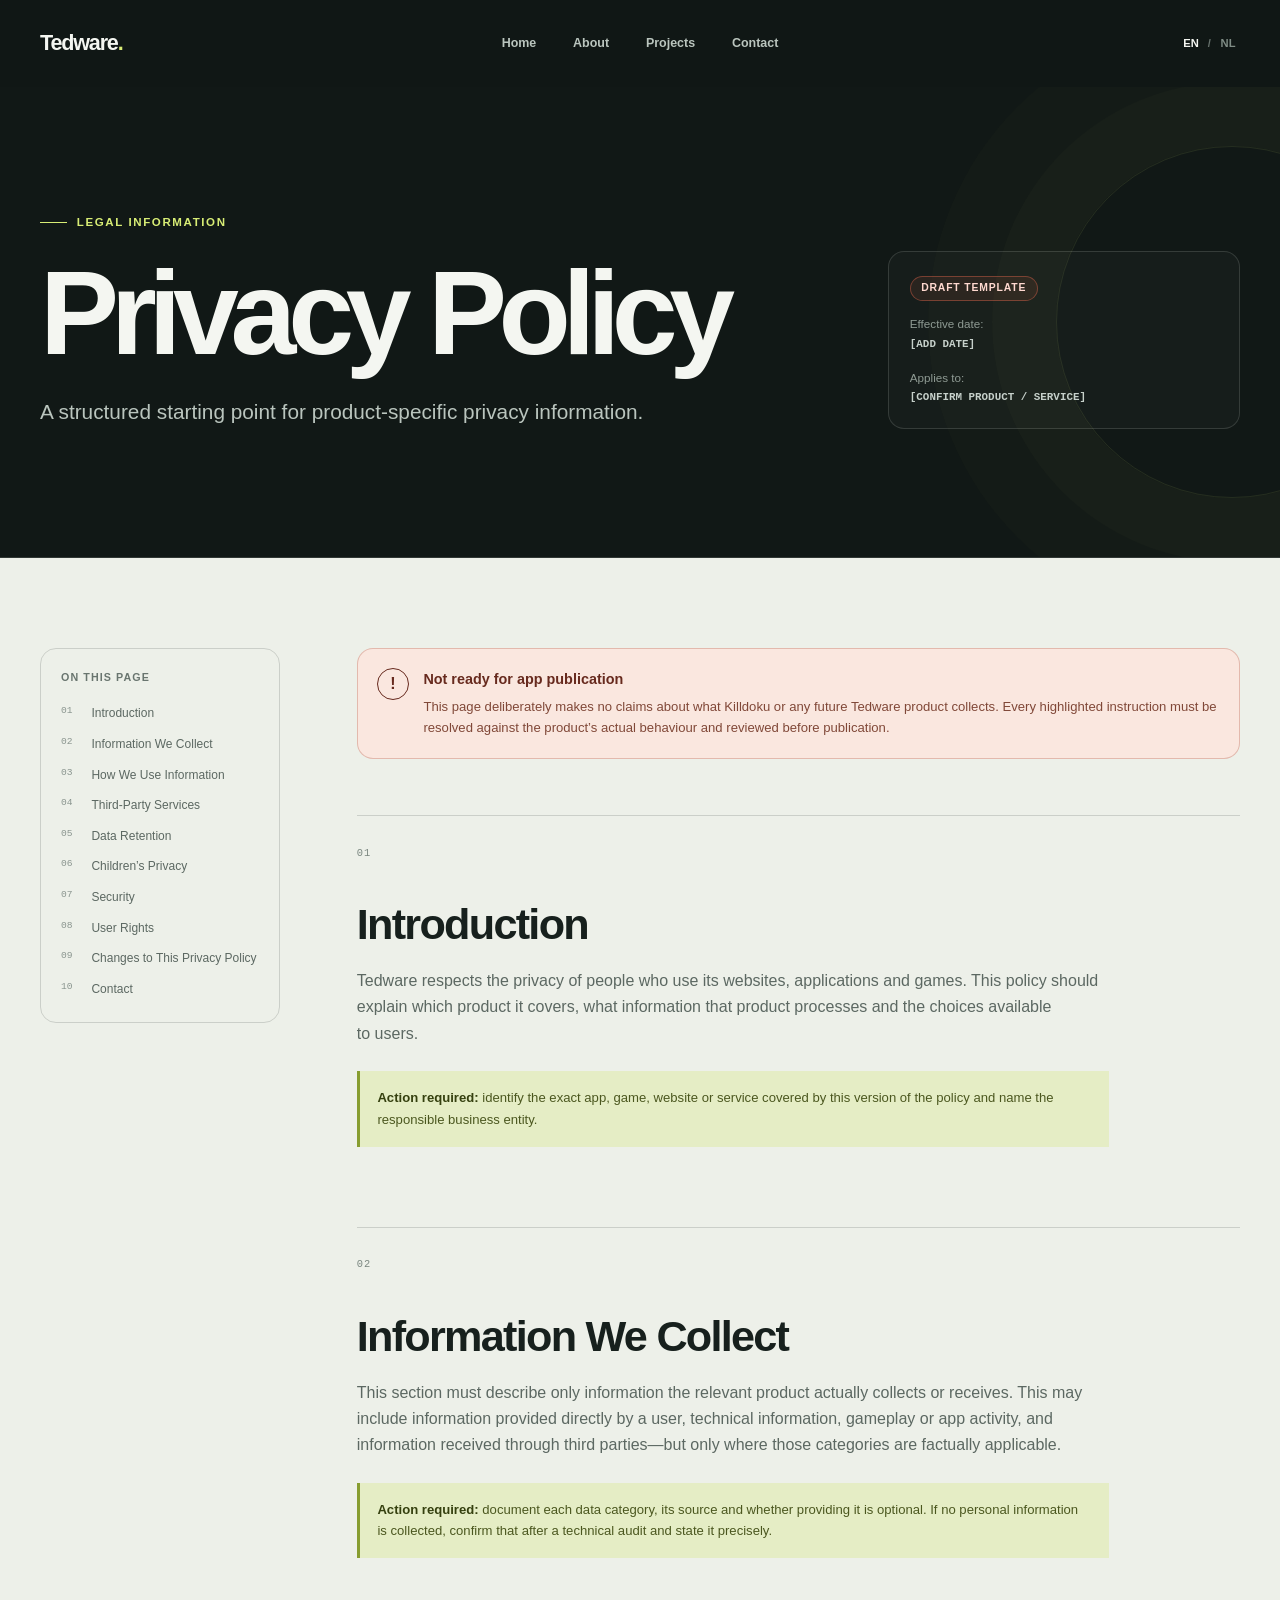
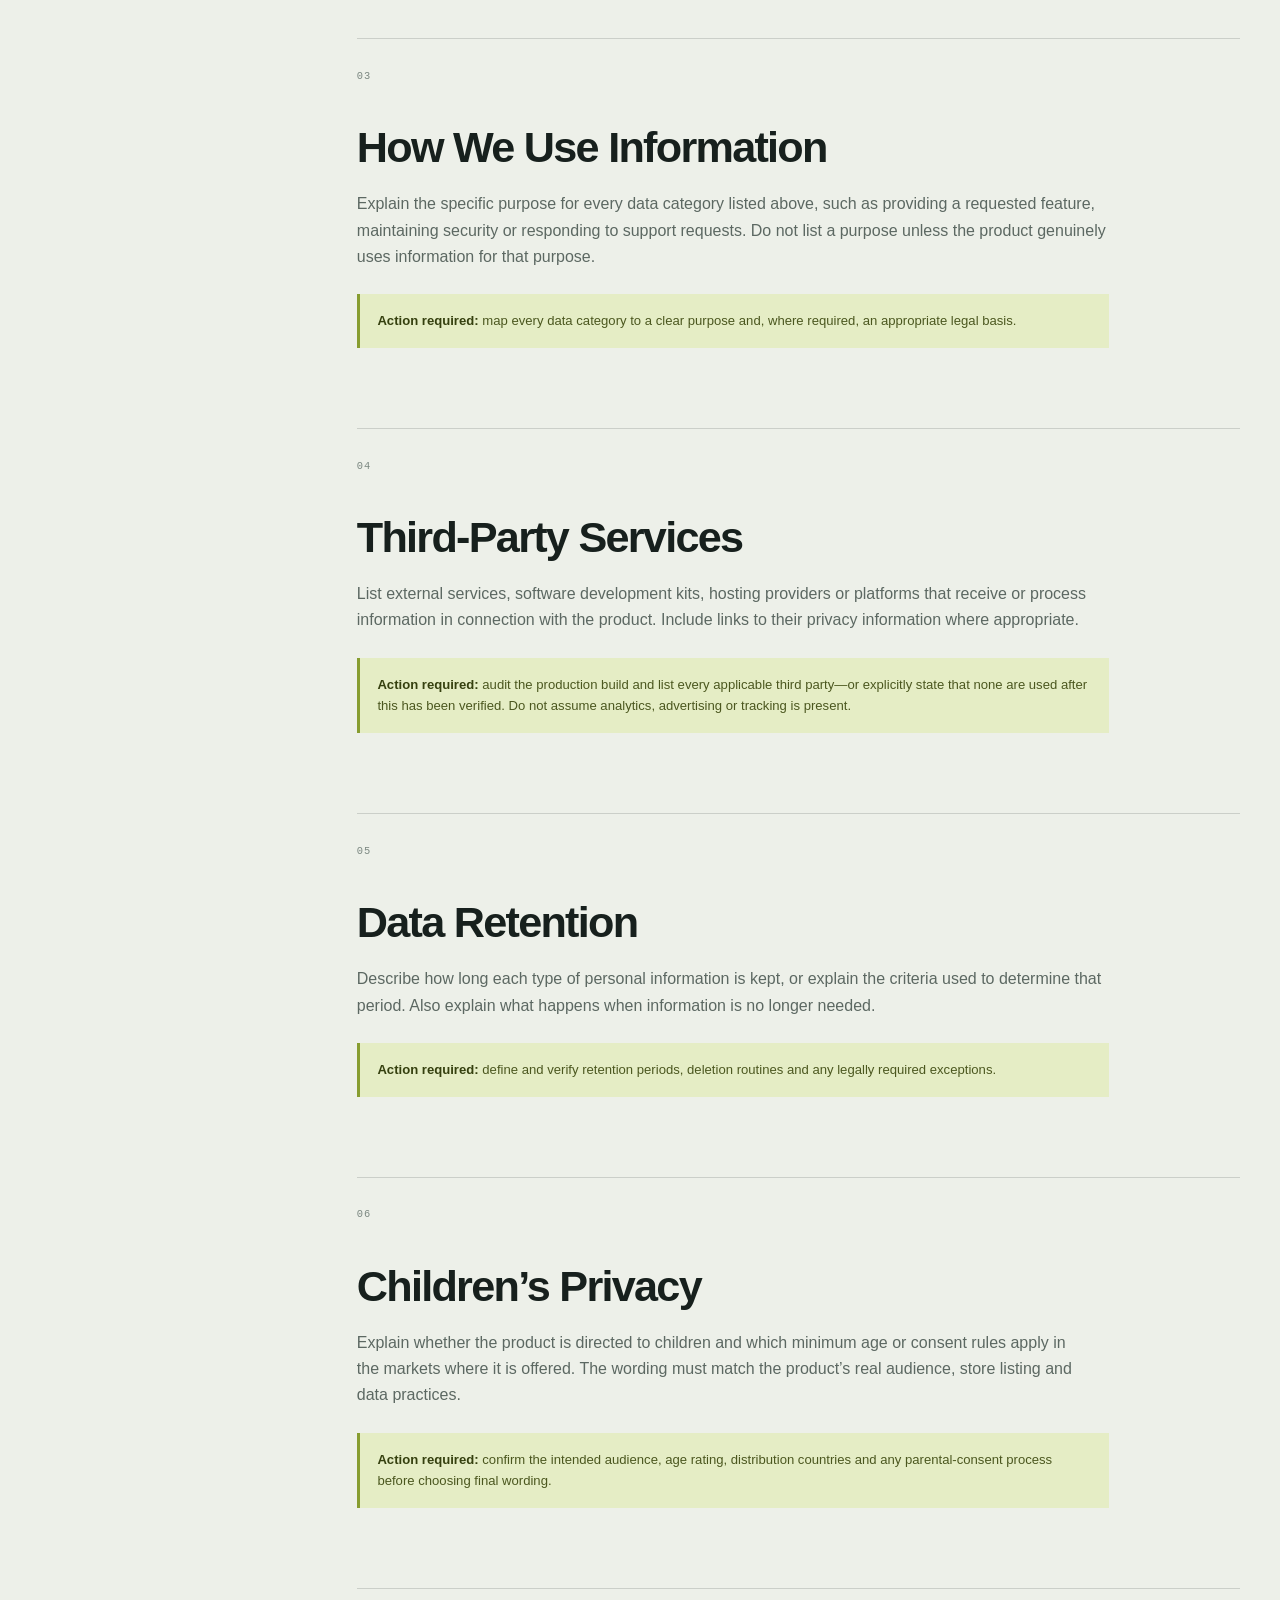
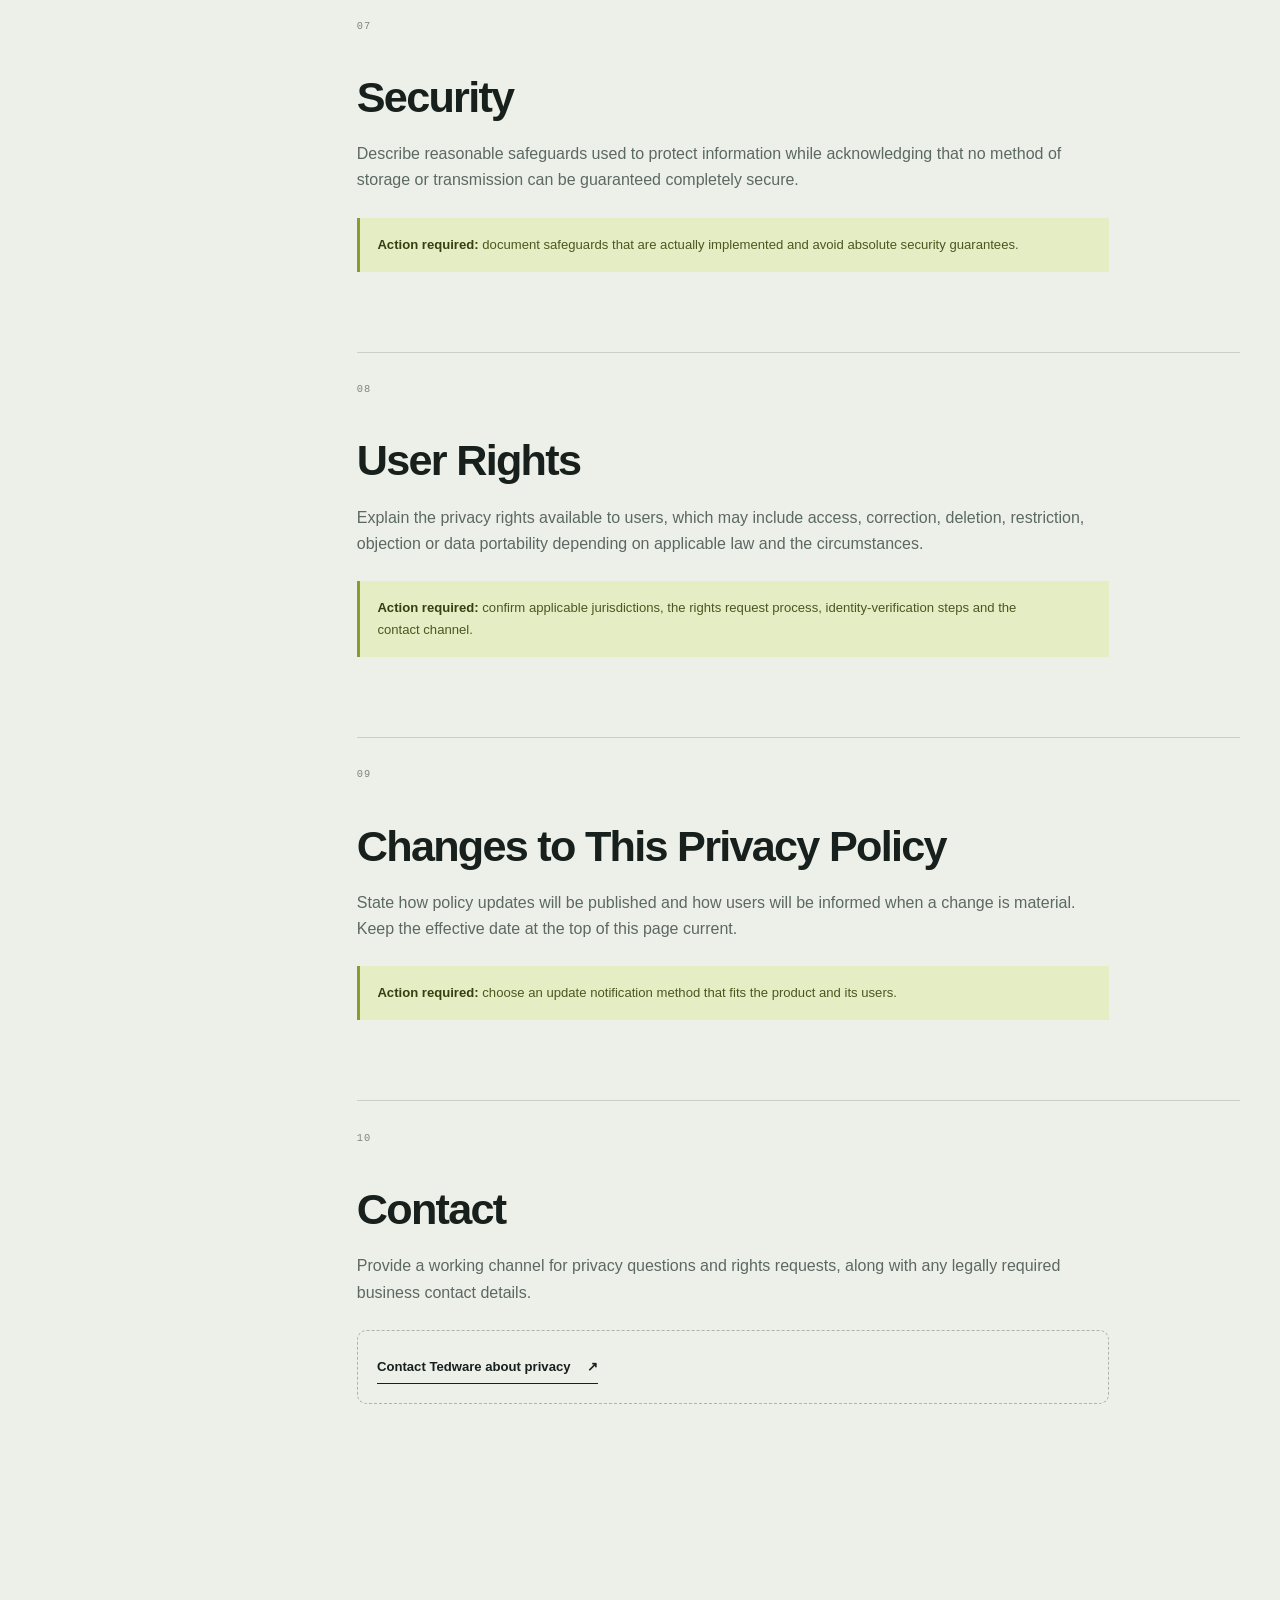
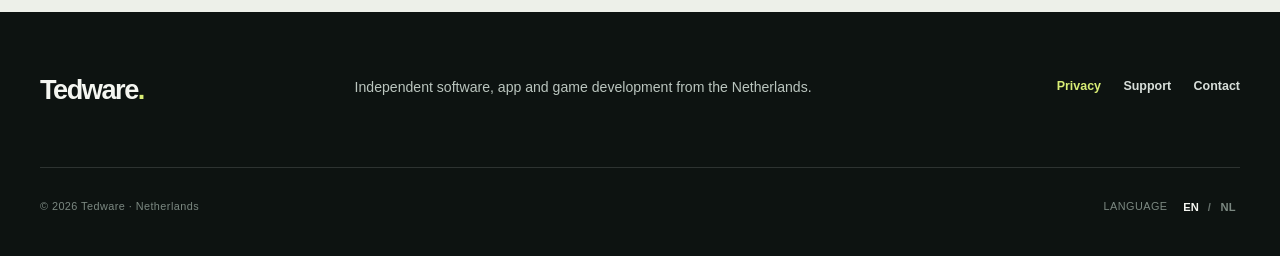
<file: privacy.html>
<!doctype html>
<html lang="en">
<head>
  <meta charset="utf-8">
  <meta name="viewport" content="width=device-width, initial-scale=1">
  <title data-i18n="meta.privacyTitle">Privacy Policy Template — Tedware</title>
  <meta name="description" content="Privacy policy information for Tedware products. This page is a clearly marked template pending product-specific review." data-i18n-attr="content:meta.privacyDescription">
  <meta name="theme-color" content="#111816">
  <meta name="robots" content="index, follow">
  <link rel="canonical" href="https://tedware.nl/privacy.html">
  <link rel="icon" href="assets/icons/favicon.svg" type="image/svg+xml">
  <link rel="manifest" href="site.webmanifest">
  <meta property="og:type" content="website">
  <meta property="og:site_name" content="Tedware">
  <meta property="og:url" content="https://tedware.nl/privacy.html">
  <meta property="og:title" content="Privacy Policy Template — Tedware" data-i18n-attr="content:meta.privacyTitle">
  <meta property="og:description" content="Privacy policy information for Tedware products. This page is a clearly marked template pending product-specific review." data-i18n-attr="content:meta.privacyDescription">
  <meta property="og:locale" content="en_US" data-i18n-attr="content:meta.ogLocale">
  <meta property="og:locale:alternate" content="nl_NL" data-i18n-attr="content:meta.ogLocaleAlternate">
  <script>document.documentElement.classList.add('js');</script>
  <link rel="stylesheet" href="css/styles.css">
  <script src="js/translations.js" defer></script>
  <script src="js/main.js" defer></script>
</head>
<body data-page="privacy">
  <a class="skip-link" href="#main" data-i18n="a11y.skip">Skip to content</a>

  <header class="site-header" data-site-header>
    <div class="container header-inner">
      <a class="wordmark" href="index.html" aria-label="Tedware home" data-i18n-attr="aria-label:a11y.home">
        <span>Tedware</span><span class="wordmark-dot" aria-hidden="true">.</span>
      </a>
      <button class="nav-toggle" type="button" aria-expanded="false" aria-controls="primary-navigation" data-nav-toggle>
        <span class="sr-only" data-i18n="nav.menu">Menu</span>
        <span aria-hidden="true"></span><span aria-hidden="true"></span>
      </button>
      <nav class="primary-nav" id="primary-navigation" aria-label="Primary navigation" data-i18n-attr="aria-label:a11y.primaryNav">
        <a href="index.html" data-i18n="nav.home">Home</a>
        <a href="index.html#about" data-i18n="nav.about">About</a>
        <a href="index.html#projects" data-i18n="nav.projects">Projects</a>
        <a href="index.html#contact" data-i18n="nav.contact">Contact</a>
      </nav>
      <div class="language-switcher" role="group" aria-label="Language" data-i18n-attr="aria-label:a11y.language">
        <button type="button" data-lang="en" aria-pressed="true" lang="en">EN</button>
        <span aria-hidden="true">/</span>
        <button type="button" data-lang="nl" aria-pressed="false" lang="nl">NL</button>
      </div>
    </div>
  </header>

  <main id="main">
    <section class="page-hero section">
      <div class="container page-hero-grid">
        <div>
          <p class="eyebrow" data-i18n="privacy.eyebrow">Legal information</p>
          <h1 data-i18n="privacy.title">Privacy Policy</h1>
          <p class="page-lead" data-i18n="privacy.lead">A structured starting point for product-specific privacy information.</p>
        </div>
        <div class="document-meta">
          <span class="draft-pill" data-i18n="privacy.draft">Draft template</span>
          <p><span data-i18n="privacy.effectiveDate">Effective date</span>: <strong data-i18n="privacy.datePlaceholder">[ADD DATE]</strong></p>
          <p><span data-i18n="privacy.appliesTo">Applies to</span>: <strong data-i18n="privacy.scopePlaceholder">[CONFIRM PRODUCT / SERVICE]</strong></p>
        </div>
      </div>
    </section>

    <section class="section section-light policy-section">
      <div class="container policy-layout">
        <aside class="policy-aside">
          <nav aria-label="On this page" data-i18n-attr="aria-label:privacy.onThisPage">
            <p data-i18n="privacy.onThisPage">On this page</p>
            <ol>
              <li><a href="#introduction" data-i18n="privacy.introTitle">Introduction</a></li>
              <li><a href="#collection" data-i18n="privacy.collectionTitle">Information We Collect</a></li>
              <li><a href="#use" data-i18n="privacy.useTitle">How We Use Information</a></li>
              <li><a href="#third-parties" data-i18n="privacy.thirdPartiesTitle">Third-Party Services</a></li>
              <li><a href="#retention" data-i18n="privacy.retentionTitle">Data Retention</a></li>
              <li><a href="#children" data-i18n="privacy.childrenTitle">Children's Privacy</a></li>
              <li><a href="#security" data-i18n="privacy.securityTitle">Security</a></li>
              <li><a href="#rights" data-i18n="privacy.rightsTitle">User Rights</a></li>
              <li><a href="#changes" data-i18n="privacy.changesTitle">Changes to This Policy</a></li>
              <li><a href="#privacy-contact" data-i18n="privacy.contactTitle">Contact</a></li>
            </ol>
          </nav>
        </aside>

        <article class="policy-content">
          <!--
            PUBLICATION REVIEW REQUIRED:
            This is a drafting template, not final legal advice. Before publishing an app,
            replace every bracketed placeholder and verify the text against the app's actual
            data flows, SDKs, services, age rating, target markets and applicable law.
          -->
          <div class="review-notice" role="note">
            <span aria-hidden="true">!</span>
            <div>
              <strong data-i18n="privacy.noticeTitle">Not ready for app publication</strong>
              <p data-i18n="privacy.noticeBody">This page deliberately makes no claims about what Killdoku or any future Tedware product collects. Every highlighted instruction must be resolved against the product's actual behaviour and reviewed before publication.</p>
            </div>
          </div>

          <section id="introduction">
            <span class="policy-number">01</span>
            <h2 data-i18n="privacy.introTitle">Introduction</h2>
            <p data-i18n="privacy.introBody">Tedware respects the privacy of people who use its websites, applications and games. This policy should explain which product it covers, what information that product processes and the choices available to users.</p>
            <p class="todo-block"><strong data-i18n="privacy.actionLabel">Action required:</strong> <span data-i18n="privacy.introTodo">identify the exact app, game, website or service covered by this version of the policy and name the responsible business entity.</span></p>
          </section>

          <section id="collection">
            <span class="policy-number">02</span>
            <h2 data-i18n="privacy.collectionTitle">Information We Collect</h2>
            <p data-i18n="privacy.collectionBody">This section must describe only information the relevant product actually collects or receives. This may include information provided directly by a user, technical information, gameplay or app activity, and information received through third parties—but only where those categories are factually applicable.</p>
            <p class="todo-block"><strong data-i18n="privacy.actionLabel">Action required:</strong> <span data-i18n="privacy.collectionTodo">document each data category, its source and whether providing it is optional. If no personal information is collected, confirm that after a technical audit and state it precisely.</span></p>
          </section>

          <section id="use">
            <span class="policy-number">03</span>
            <h2 data-i18n="privacy.useTitle">How We Use Information</h2>
            <p data-i18n="privacy.useBody">Explain the specific purpose for every data category listed above, such as providing a requested feature, maintaining security or responding to support requests. Do not list a purpose unless the product genuinely uses information for that purpose.</p>
            <p class="todo-block"><strong data-i18n="privacy.actionLabel">Action required:</strong> <span data-i18n="privacy.useTodo">map every data category to a clear purpose and, where required, an appropriate legal basis.</span></p>
          </section>

          <section id="third-parties">
            <span class="policy-number">04</span>
            <h2 data-i18n="privacy.thirdPartiesTitle">Third-Party Services</h2>
            <p data-i18n="privacy.thirdPartiesBody">List external services, software development kits, hosting providers or platforms that receive or process information in connection with the product. Include links to their privacy information where appropriate.</p>
            <p class="todo-block"><strong data-i18n="privacy.actionLabel">Action required:</strong> <span data-i18n="privacy.thirdPartiesTodo">audit the production build and list every applicable third party—or explicitly state that none are used after this has been verified. Do not assume analytics, advertising or tracking is present.</span></p>
          </section>

          <section id="retention">
            <span class="policy-number">05</span>
            <h2 data-i18n="privacy.retentionTitle">Data Retention</h2>
            <p data-i18n="privacy.retentionBody">Describe how long each type of personal information is kept, or explain the criteria used to determine that period. Also explain what happens when information is no longer needed.</p>
            <p class="todo-block"><strong data-i18n="privacy.actionLabel">Action required:</strong> <span data-i18n="privacy.retentionTodo">define and verify retention periods, deletion routines and any legally required exceptions.</span></p>
          </section>

          <section id="children">
            <span class="policy-number">06</span>
            <h2 data-i18n="privacy.childrenTitle">Children's Privacy</h2>
            <p data-i18n="privacy.childrenBody">Explain whether the product is directed to children and which minimum age or consent rules apply in the markets where it is offered. The wording must match the product's real audience, store listing and data practices.</p>
            <p class="todo-block"><strong data-i18n="privacy.actionLabel">Action required:</strong> <span data-i18n="privacy.childrenTodo">confirm the intended audience, age rating, distribution countries and any parental-consent process before choosing final wording.</span></p>
          </section>

          <section id="security">
            <span class="policy-number">07</span>
            <h2 data-i18n="privacy.securityTitle">Security</h2>
            <p data-i18n="privacy.securityBody">Describe reasonable safeguards used to protect information while acknowledging that no method of storage or transmission can be guaranteed completely secure.</p>
            <p class="todo-block"><strong data-i18n="privacy.actionLabel">Action required:</strong> <span data-i18n="privacy.securityTodo">document safeguards that are actually implemented and avoid absolute security guarantees.</span></p>
          </section>

          <section id="rights">
            <span class="policy-number">08</span>
            <h2 data-i18n="privacy.rightsTitle">User Rights</h2>
            <p data-i18n="privacy.rightsBody">Explain the privacy rights available to users, which may include access, correction, deletion, restriction, objection or data portability depending on applicable law and the circumstances.</p>
            <p class="todo-block"><strong data-i18n="privacy.actionLabel">Action required:</strong> <span data-i18n="privacy.rightsTodo">confirm applicable jurisdictions, the rights request process, identity-verification steps and the contact channel.</span></p>
          </section>

          <section id="changes">
            <span class="policy-number">09</span>
            <h2 data-i18n="privacy.changesTitle">Changes to This Privacy Policy</h2>
            <p data-i18n="privacy.changesBody">State how policy updates will be published and how users will be informed when a change is material. Keep the effective date at the top of this page current.</p>
            <p class="todo-block"><strong data-i18n="privacy.actionLabel">Action required:</strong> <span data-i18n="privacy.changesTodo">choose an update notification method that fits the product and its users.</span></p>
          </section>

          <section id="privacy-contact">
            <span class="policy-number">10</span>
            <h2 data-i18n="privacy.contactTitle">Contact</h2>
            <p data-i18n="privacy.contactBody">Provide a working channel for privacy questions and rights requests, along with any legally required business contact details.</p>
            <div class="policy-contact-box">
              <a class="text-link" data-contact-link hidden>
                <span data-i18n="privacy.contactButton">Contact Tedware about privacy</span><span aria-hidden="true">↗</span>
              </a>
              <p data-contact-placeholder><strong data-i18n="privacy.contactPlaceholder">Privacy contact to be added.</strong></p>
            </div>
          </section>
        </article>
      </div>
    </section>
  </main>

  <footer class="site-footer">
    <div class="container footer-main">
      <a class="wordmark wordmark-footer" href="index.html" aria-label="Tedware home" data-i18n-attr="aria-label:a11y.home"><span>Tedware</span><span class="wordmark-dot" aria-hidden="true">.</span></a>
      <p data-i18n="footer.line">Independent software, app and game development from the Netherlands.</p>
      <nav class="footer-nav" aria-label="Footer navigation" data-i18n-attr="aria-label:a11y.footerNav">
        <a href="privacy.html" aria-current="page" data-i18n="nav.privacy">Privacy</a>
        <a href="support.html" data-i18n="nav.support">Support</a>
        <a href="index.html#contact" data-i18n="nav.contact">Contact</a>
      </nav>
    </div>
    <div class="container footer-bottom">
      <p>© <span data-current-year>2026</span> Tedware · <span data-i18n="common.netherlands">Netherlands</span></p>
      <div class="footer-language"><span data-i18n="footer.language">Language</span><div class="language-switcher language-switcher-footer" role="group" aria-label="Language" data-i18n-attr="aria-label:a11y.language"><button type="button" data-lang="en" aria-pressed="true" lang="en">EN</button><span aria-hidden="true">/</span><button type="button" data-lang="nl" aria-pressed="false" lang="nl">NL</button></div></div>
    </div>
  </footer>
</body>
</html>
</file>
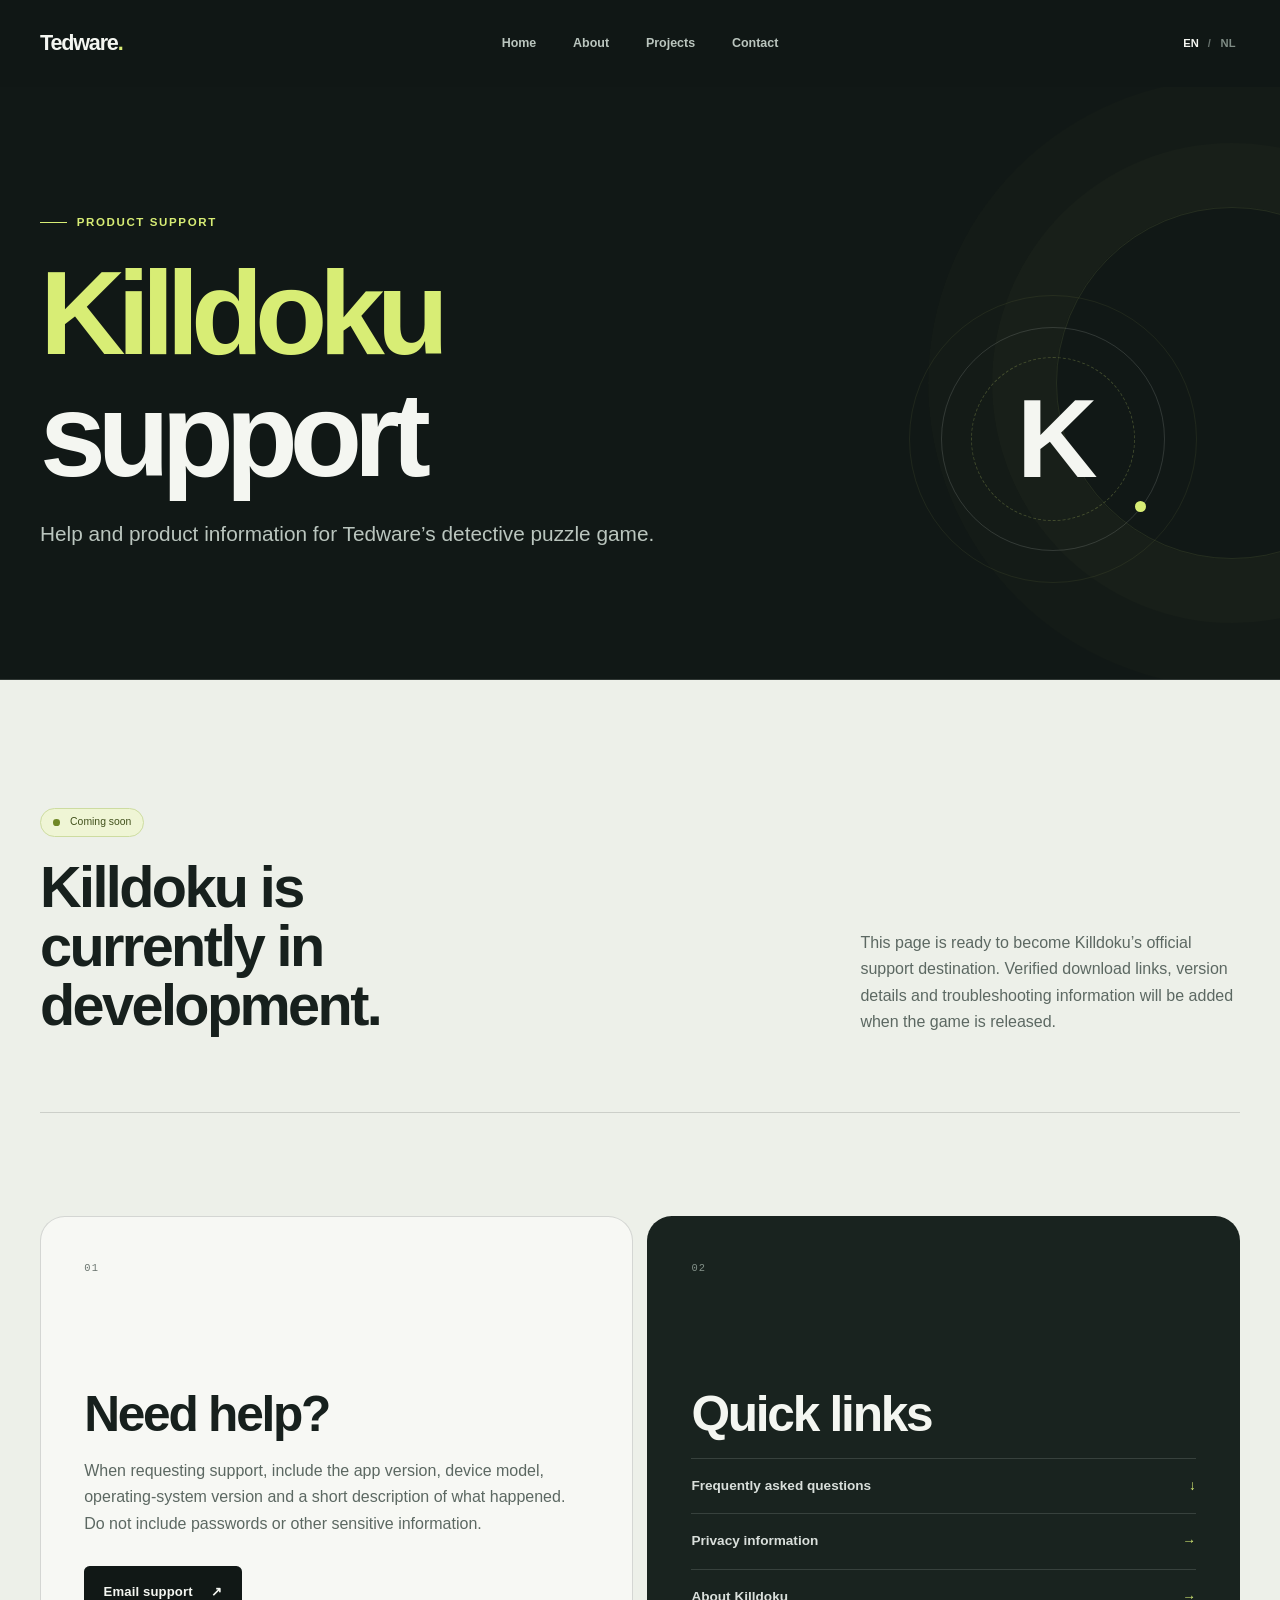
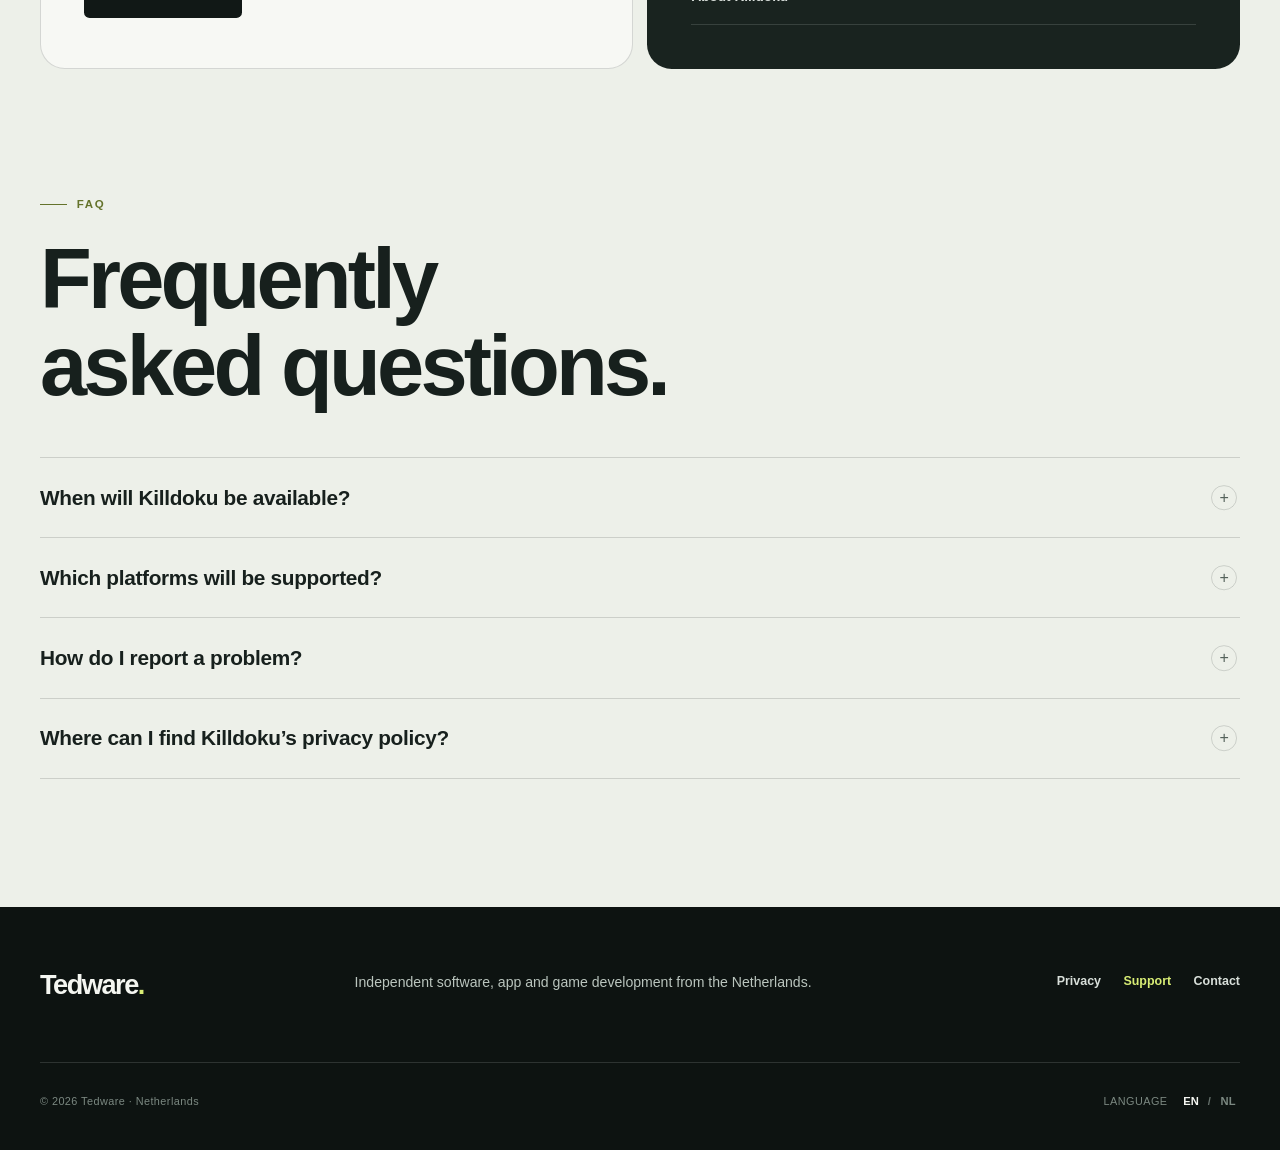
<file: support.html>
<!doctype html>
<html lang="en">
<head>
  <meta charset="utf-8">
  <meta name="viewport" content="width=device-width, initial-scale=1">
  <title data-i18n="meta.supportTitle">Killdoku Support — Tedware</title>
  <meta name="description" content="Official support page for Killdoku, a mobile detective and logic puzzle game by Tedware." data-i18n-attr="content:meta.supportDescription">
  <meta name="theme-color" content="#111816">
  <meta name="robots" content="index, follow">
  <link rel="canonical" href="https://tedware.nl/support.html">
  <link rel="icon" href="assets/icons/favicon.svg" type="image/svg+xml">
  <link rel="manifest" href="site.webmanifest">
  <meta property="og:type" content="website">
  <meta property="og:site_name" content="Tedware">
  <meta property="og:url" content="https://tedware.nl/support.html">
  <meta property="og:title" content="Killdoku Support — Tedware" data-i18n-attr="content:meta.supportTitle">
  <meta property="og:description" content="Official support page for Killdoku, a mobile detective and logic puzzle game by Tedware." data-i18n-attr="content:meta.supportDescription">
  <meta property="og:locale" content="en_US" data-i18n-attr="content:meta.ogLocale">
  <meta property="og:locale:alternate" content="nl_NL" data-i18n-attr="content:meta.ogLocaleAlternate">
  <script>document.documentElement.classList.add('js');</script>
  <link rel="stylesheet" href="css/styles.css">
  <script src="js/translations.js" defer></script>
  <script src="js/main.js" defer></script>
</head>
<body data-page="support">
  <a class="skip-link" href="#main" data-i18n="a11y.skip">Skip to content</a>

  <header class="site-header" data-site-header>
    <div class="container header-inner">
      <a class="wordmark" href="index.html" aria-label="Tedware home" data-i18n-attr="aria-label:a11y.home"><span>Tedware</span><span class="wordmark-dot" aria-hidden="true">.</span></a>
      <button class="nav-toggle" type="button" aria-expanded="false" aria-controls="primary-navigation" data-nav-toggle><span class="sr-only" data-i18n="nav.menu">Menu</span><span aria-hidden="true"></span><span aria-hidden="true"></span></button>
      <nav class="primary-nav" id="primary-navigation" aria-label="Primary navigation" data-i18n-attr="aria-label:a11y.primaryNav">
        <a href="index.html" data-i18n="nav.home">Home</a>
        <a href="index.html#about" data-i18n="nav.about">About</a>
        <a href="index.html#projects" data-i18n="nav.projects">Projects</a>
        <a href="index.html#contact" data-i18n="nav.contact">Contact</a>
      </nav>
      <div class="language-switcher" role="group" aria-label="Language" data-i18n-attr="aria-label:a11y.language"><button type="button" data-lang="en" aria-pressed="true" lang="en">EN</button><span aria-hidden="true">/</span><button type="button" data-lang="nl" aria-pressed="false" lang="nl">NL</button></div>
    </div>
  </header>

  <main id="main">
    <section class="page-hero support-hero section">
      <div class="container page-hero-grid">
        <div>
          <p class="eyebrow" data-i18n="support.eyebrow">Product support</p>
          <h1><span>Killdoku</span> <span data-i18n="support.titleAccent">support</span></h1>
          <p class="page-lead" data-i18n="support.lead">Help and product information for Tedware's detective puzzle game.</p>
        </div>
        <div class="support-mark" aria-hidden="true"><span>K</span><i></i></div>
      </div>
    </section>

    <section class="section section-light support-content">
      <div class="container">
        <div class="support-intro reveal">
          <div>
            <span class="status-badge status-badge-dark"><i aria-hidden="true"></i><span data-i18n="common.comingSoon">Coming soon</span></span>
            <h2 data-i18n="support.statusTitle">Killdoku is currently in development.</h2>
          </div>
          <p data-i18n="support.statusBody">This page is ready to become Killdoku's official support destination. Verified download links, version details and troubleshooting information will be added when the game is released.</p>
        </div>

        <div class="support-grid">
          <section class="support-card reveal" aria-labelledby="help-title">
            <span class="card-index">01</span>
            <h2 id="help-title" data-i18n="support.helpTitle">Need help?</h2>
            <p data-i18n="support.helpBody">When requesting support, include the app version, device model, operating-system version and a short description of what happened. Do not include passwords or other sensitive information.</p>
            <a class="button button-dark" data-contact-link hidden><span data-i18n="support.emailButton">Email support</span><span aria-hidden="true">↗</span></a>
            <p class="contact-placeholder contact-placeholder-light" data-contact-placeholder><span data-i18n="support.contactPending">The support email address will be added before release.</span></p>
          </section>

          <section class="support-card support-card-dark reveal" aria-labelledby="quick-title">
            <span class="card-index">02</span>
            <h2 id="quick-title" data-i18n="support.quickTitle">Quick links</h2>
            <ul class="quick-links">
              <li><a href="#faq"><span data-i18n="support.faqLink">Frequently asked questions</span><span aria-hidden="true">↓</span></a></li>
              <li><a href="privacy.html"><span data-i18n="support.privacyLink">Privacy information</span><span aria-hidden="true">→</span></a></li>
              <li><a href="index.html#projects"><span data-i18n="support.projectLink">About Killdoku</span><span aria-hidden="true">→</span></a></li>
            </ul>
          </section>
        </div>

        <section class="faq-section" id="faq" aria-labelledby="faq-title">
          <div class="section-heading reveal">
            <p class="eyebrow eyebrow-dark" data-i18n="support.faqEyebrow">FAQ</p>
            <h2 id="faq-title" data-i18n="support.faqTitle">Frequently asked questions.</h2>
          </div>
          <div class="faq-list">
            <details class="reveal">
              <summary data-i18n="support.faqReleaseQ">When will Killdoku be available?</summary>
              <p data-i18n="support.faqReleaseA">A release date has not been announced. The official Tedware website will be updated when verified information is ready to share.</p>
            </details>
            <details class="reveal">
              <summary data-i18n="support.faqPlatformsQ">Which platforms will be supported?</summary>
              <p data-i18n="support.faqPlatformsA">Killdoku is being developed for mobile devices. Specific platforms and system requirements will be confirmed before release.</p>
            </details>
            <details class="reveal">
              <summary data-i18n="support.faqIssueQ">How do I report a problem?</summary>
              <p data-i18n="support.faqIssueA">A support email address and reporting instructions will appear on this page before release. Please do not send sensitive information with a report.</p>
            </details>
            <details class="reveal">
              <summary data-i18n="support.faqPrivacyQ">Where can I find Killdoku's privacy policy?</summary>
              <p><span data-i18n="support.faqPrivacyA">The privacy page is available now as a clearly marked template. It will be completed and reviewed against Killdoku's actual data practices before the game is published.</span> <a class="inline-link" href="privacy.html" data-i18n="support.viewPrivacy">View privacy page</a>.</p>
            </details>
          </div>
        </section>
      </div>
    </section>
  </main>

  <footer class="site-footer">
    <div class="container footer-main">
      <a class="wordmark wordmark-footer" href="index.html" aria-label="Tedware home" data-i18n-attr="aria-label:a11y.home"><span>Tedware</span><span class="wordmark-dot" aria-hidden="true">.</span></a>
      <p data-i18n="footer.line">Independent software, app and game development from the Netherlands.</p>
      <nav class="footer-nav" aria-label="Footer navigation" data-i18n-attr="aria-label:a11y.footerNav"><a href="privacy.html" data-i18n="nav.privacy">Privacy</a><a href="support.html" aria-current="page" data-i18n="nav.support">Support</a><a href="index.html#contact" data-i18n="nav.contact">Contact</a></nav>
    </div>
    <div class="container footer-bottom">
      <p>© <span data-current-year>2026</span> Tedware · <span data-i18n="common.netherlands">Netherlands</span></p>
      <div class="footer-language"><span data-i18n="footer.language">Language</span><div class="language-switcher language-switcher-footer" role="group" aria-label="Language" data-i18n-attr="aria-label:a11y.language"><button type="button" data-lang="en" aria-pressed="true" lang="en">EN</button><span aria-hidden="true">/</span><button type="button" data-lang="nl" aria-pressed="false" lang="nl">NL</button></div></div>
    </div>
  </footer>
</body>
</html>
</file>
<file: css/styles.css>
:root {
  --ink: #111816;
  --ink-soft: #19231f;
  --ink-raised: #202c27;
  --paper: #edf0e9;
  --paper-bright: #f7f8f4;
  --paper-muted: #dfe4db;
  --text: #f4f6f1;
  --text-muted: #bac5be;
  --text-dark: #17201d;
  --text-dark-muted: #5c6862;
  --line-dark: rgba(238, 243, 237, 0.14);
  --line-light: rgba(17, 24, 22, 0.15);
  --accent: #d8ed75;
  --accent-strong: #bdd452;
  --accent-wash: #e7f3ae;
  --warning: #d9634b;
  --radius-sm: 0.6rem;
  --radius-md: 1rem;
  --radius-lg: 1.55rem;
  --shadow: 0 24px 70px rgba(4, 10, 8, 0.14);
  --container: 75rem;
  --header-height: 5rem;
  --ease: cubic-bezier(0.22, 1, 0.36, 1);
}

*,
*::before,
*::after {
  box-sizing: border-box;
}

html {
  scroll-behavior: smooth;
  scroll-padding-top: calc(var(--header-height) + 1rem);
  background: var(--ink);
}

body {
  margin: 0;
  min-width: 20rem;
  overflow-x: hidden;
  overflow-x: clip;
  color: var(--text);
  background: var(--ink);
  font-family: Inter, ui-sans-serif, -apple-system, BlinkMacSystemFont, "Segoe UI", Helvetica, Arial, sans-serif;
  font-size: 1rem;
  line-height: 1.65;
  text-rendering: optimizeLegibility;
  -webkit-font-smoothing: antialiased;
}

button,
a {
  -webkit-tap-highlight-color: transparent;
}

button,
input,
textarea,
select {
  font: inherit;
}

button {
  color: inherit;
}

a {
  color: inherit;
  text-decoration-thickness: 0.08em;
  text-underline-offset: 0.2em;
}

img,
svg {
  display: block;
  max-width: 100%;
}

h1,
h2,
h3,
p {
  margin-top: 0;
}

h1,
h2,
h3 {
  font-weight: 620;
  letter-spacing: -0.045em;
  line-height: 1.03;
  text-wrap: balance;
}

p {
  text-wrap: pretty;
}

[hidden] {
  display: none !important;
}

:focus-visible {
  outline: 3px solid var(--accent);
  outline-offset: 4px;
}

::selection {
  color: var(--ink);
  background: var(--accent);
}

.container {
  width: min(100% - 2rem, var(--container));
  margin-inline: auto;
}

.section {
  position: relative;
  padding-block: clamp(5rem, 10vw, 9rem);
}

.section-light {
  color: var(--text-dark);
  background: var(--paper);
}

.sr-only {
  position: absolute;
  width: 1px;
  height: 1px;
  padding: 0;
  margin: -1px;
  overflow: hidden;
  clip: rect(0, 0, 0, 0);
  white-space: nowrap;
  border: 0;
}

.skip-link {
  position: fixed;
  z-index: 1000;
  top: 0.75rem;
  left: 0.75rem;
  padding: 0.65rem 0.9rem;
  color: var(--ink);
  background: var(--accent);
  border-radius: var(--radius-sm);
  transform: translateY(-160%);
  transition: transform 160ms ease;
}

.skip-link:focus {
  transform: translateY(0);
}

.eyebrow {
  display: flex;
  align-items: center;
  gap: 0.6rem;
  margin-bottom: 1.4rem;
  color: var(--accent);
  font-size: 0.72rem;
  font-weight: 700;
  letter-spacing: 0.14em;
  line-height: 1.3;
  text-transform: uppercase;
}

.eyebrow::before {
  width: 1.7rem;
  height: 1px;
  content: "";
  background: currentColor;
}

.eyebrow-dark {
  color: #64732b;
}

.site-header {
  position: sticky;
  z-index: 100;
  top: 0;
  min-height: var(--header-height);
  background: rgba(17, 24, 22, 0.9);
  border-bottom: 1px solid transparent;
  backdrop-filter: blur(16px);
  transition: border-color 200ms ease, background-color 200ms ease;
}

.site-header.is-scrolled,
.site-header.nav-open {
  background: rgba(17, 24, 22, 0.97);
  border-color: var(--line-dark);
}

.header-inner {
  display: grid;
  grid-template-columns: 1fr auto auto;
  align-items: center;
  min-height: var(--header-height);
  gap: 0.8rem;
}

.wordmark {
  display: inline-flex;
  width: fit-content;
  align-items: baseline;
  color: var(--text);
  font-size: 1.35rem;
  font-weight: 740;
  letter-spacing: -0.055em;
  line-height: 1;
  text-decoration: none;
}

.header-inner > .wordmark {
  grid-column: 1;
  grid-row: 1;
}

.wordmark-dot {
  color: var(--accent);
}

.primary-nav {
  grid-column: 1 / -1;
  grid-row: 2;
  display: flex;
  flex-direction: column;
  gap: 0;
  padding-block: 0.35rem 1.25rem;
}

.js .primary-nav {
  display: none;
}

.js .nav-open .primary-nav {
  display: flex;
}

.primary-nav a {
  padding-block: 0.7rem;
  color: var(--text-muted);
  border-bottom: 1px solid var(--line-dark);
  font-size: 0.9rem;
  font-weight: 560;
  text-decoration: none;
  transition: color 180ms ease;
}

.primary-nav a:hover,
.primary-nav a[aria-current="page"] {
  color: var(--text);
}

.nav-toggle {
  display: grid;
  grid-column: 2;
  grid-row: 1;
  width: 2.6rem;
  height: 2.6rem;
  padding: 0;
  place-content: center;
  gap: 0.35rem;
  border: 1px solid var(--line-dark);
  border-radius: 50%;
  background: transparent;
  cursor: pointer;
}

.nav-toggle > span:not(.sr-only) {
  display: block;
  width: 1rem;
  height: 1px;
  background: currentColor;
  transition: transform 200ms ease;
}

.nav-open .nav-toggle > span:nth-last-child(2) {
  transform: translateY(3px) rotate(45deg);
}

.nav-open .nav-toggle > span:last-child {
  transform: translateY(-3px) rotate(-45deg);
}

.language-switcher {
  display: flex;
  align-items: center;
  gap: 0.28rem;
  color: #66716c;
  font-size: 0.7rem;
  font-weight: 720;
  letter-spacing: 0.08em;
}

.header-inner > .language-switcher {
  grid-column: 3;
  grid-row: 1;
}

.language-switcher button {
  padding: 0.45rem 0.28rem;
  color: #7f8c85;
  border: 0;
  background: transparent;
  cursor: pointer;
  transition: color 180ms ease;
}

.language-switcher button:hover,
.language-switcher button.is-active,
.language-switcher button[aria-pressed="true"] {
  color: var(--text);
}

.hero {
  display: flex;
  min-height: calc(100svh - var(--header-height));
  flex-direction: column;
  justify-content: center;
  padding-block: clamp(3.5rem, 7vw, 7rem) 2rem;
  isolation: isolate;
  overflow: hidden;
  border-bottom: 1px solid var(--line-dark);
}

.hero::after {
  position: absolute;
  z-index: -2;
  inset: 0;
  content: "";
  opacity: 0.1;
  background-image: linear-gradient(rgba(255,255,255,0.12) 1px, transparent 1px), linear-gradient(90deg, rgba(255,255,255,0.12) 1px, transparent 1px);
  background-size: 4.5rem 4.5rem;
  mask-image: linear-gradient(to bottom, black, transparent 78%);
}

.hero-glow {
  position: absolute;
  z-index: -1;
  top: -25rem;
  right: -25rem;
  width: 55rem;
  height: 55rem;
  border: 1px solid rgba(216, 237, 117, 0.13);
  border-radius: 50%;
  box-shadow: 0 0 0 8rem rgba(216, 237, 117, 0.018), 0 0 0 16rem rgba(216, 237, 117, 0.012);
}

.hero-grid {
  display: grid;
  align-items: center;
  gap: clamp(3rem, 7vw, 7rem);
}

.hero-copy {
  position: relative;
  z-index: 2;
}

.hero h1 {
  max-width: 11ch;
  margin-bottom: 1.6rem;
  font-size: clamp(3rem, 12vw, 6.9rem);
  letter-spacing: -0.068em;
}

.hero-lead {
  max-width: 38rem;
  margin-bottom: 2.2rem;
  color: var(--text-muted);
  font-size: clamp(1.05rem, 2vw, 1.25rem);
  line-height: 1.65;
}

.hero-actions {
  display: flex;
  flex-wrap: wrap;
  gap: 0.75rem;
}

.button {
  display: inline-flex;
  min-height: 3.25rem;
  align-items: center;
  justify-content: center;
  gap: 1.15rem;
  padding: 0.8rem 1.15rem;
  border: 1px solid transparent;
  border-radius: 0.35rem;
  font-size: 0.82rem;
  font-weight: 710;
  letter-spacing: 0.01em;
  line-height: 1;
  text-decoration: none;
  transition: color 180ms ease, background-color 180ms ease, border-color 180ms ease, transform 180ms var(--ease);
}

.button:hover {
  transform: translateY(-2px);
}

.button-primary {
  color: var(--ink);
  background: var(--accent);
}

.button-primary:hover {
  background: var(--accent-strong);
}

.button-secondary {
  color: var(--text);
  border-color: var(--line-dark);
  background: rgba(255, 255, 255, 0.025);
}

.button-secondary:hover {
  border-color: rgba(255, 255, 255, 0.32);
  background: rgba(255, 255, 255, 0.05);
}

.button-dark {
  color: var(--text);
  background: var(--ink);
}

.button-dark:hover {
  background: #29352f;
}

.hero-visual {
  width: min(100%, 31rem);
  justify-self: center;
}

.studio-panel {
  position: relative;
  display: grid;
  min-height: clamp(24rem, 65vw, 35rem);
  grid-template-rows: auto 1fr auto;
  overflow: hidden;
  border: 1px solid rgba(255, 255, 255, 0.18);
  border-radius: var(--radius-lg);
  background: #18231f;
  box-shadow: 0 40px 100px rgba(0, 0, 0, 0.27);
}

.studio-panel::after {
  position: absolute;
  right: -30%;
  bottom: -40%;
  width: 90%;
  aspect-ratio: 1;
  content: "";
  border: 1px solid rgba(216, 237, 117, 0.14);
  border-radius: 50%;
  box-shadow: 0 0 0 3rem rgba(216, 237, 117, 0.02), 0 0 0 6rem rgba(216, 237, 117, 0.015);
}

.studio-panel-top,
.studio-panel-bottom {
  position: relative;
  z-index: 2;
  display: flex;
  align-items: center;
  justify-content: space-between;
  padding: 1.15rem 1.25rem;
  color: #86928c;
  font-family: ui-monospace, SFMono-Regular, Menlo, Consolas, monospace;
  font-size: 0.65rem;
  letter-spacing: 0.1em;
  line-height: 1.4;
  text-transform: uppercase;
}

.studio-panel-top {
  border-bottom: 1px solid var(--line-dark);
}

.studio-panel-bottom {
  gap: 1rem;
  border-top: 1px solid var(--line-dark);
}

.panel-dots {
  display: flex;
  gap: 0.35rem;
}

.panel-dots i {
  width: 0.25rem;
  height: 0.25rem;
  border-radius: 50%;
  background: #637069;
}

.studio-panel-center {
  position: relative;
  z-index: 1;
  display: flex;
  min-height: 19rem;
  flex-direction: column;
  align-items: center;
  justify-content: center;
  padding: 3rem 1.5rem;
  text-align: center;
}

.signal-rings {
  position: absolute;
  inset: 50% auto auto 50%;
  width: min(72%, 19rem);
  aspect-ratio: 1;
  transform: translate(-50%, -50%);
}

.signal-rings span {
  position: absolute;
  border: 1px solid rgba(216, 237, 117, 0.14);
  border-radius: 50%;
}

.signal-rings span:nth-child(1) { inset: 0; }
.signal-rings span:nth-child(2) { inset: 16%; border-style: dashed; }
.signal-rings span:nth-child(3) { inset: 34%; background: rgba(216, 237, 117, 0.04); }

.panel-kicker,
.panel-name,
.panel-disciplines {
  position: relative;
  z-index: 2;
}

.panel-kicker {
  margin-bottom: 0.4rem;
  color: var(--accent);
  font-size: 0.65rem;
  font-weight: 700;
  letter-spacing: 0.15em;
  text-transform: uppercase;
}

.panel-name {
  margin-bottom: 0.4rem;
  font-size: clamp(2.7rem, 9vw, 4.6rem);
  font-weight: 720;
  letter-spacing: -0.075em;
  line-height: 1;
}

.panel-disciplines {
  margin: 0;
  color: #aeb9b2;
  font-size: 0.76rem;
  letter-spacing: 0.08em;
}

.availability {
  display: inline-flex;
  align-items: center;
  gap: 0.4rem;
  color: #b5c4bc;
  text-align: right;
}

.availability i,
.status-badge i {
  display: inline-block;
  width: 0.42rem;
  height: 0.42rem;
  flex: 0 0 auto;
  border-radius: 50%;
  background: var(--accent);
  box-shadow: 0 0 0 0.25rem rgba(216, 237, 117, 0.11);
}

.hero-foot {
  display: none;
  margin-top: auto;
  padding-top: 3rem;
  align-items: center;
  justify-content: space-between;
  color: #7d8983;
  font-size: 0.72rem;
  font-weight: 650;
  letter-spacing: 0.1em;
  text-transform: uppercase;
}

.section-heading {
  max-width: 53rem;
  margin-bottom: clamp(3rem, 6vw, 5rem);
}

.section-heading h2,
.contact-panel h2,
.faq-section > .section-heading h2 {
  margin: 0;
  font-size: clamp(2.5rem, 7vw, 5.3rem);
}

.section-heading-split {
  display: grid;
  max-width: none;
  gap: 1.5rem;
}

.section-heading-split > p {
  max-width: 30rem;
  align-self: end;
  margin: 0;
  color: var(--text-muted);
  font-size: 1.05rem;
}

.about-layout {
  display: grid;
  gap: 3rem;
  margin-bottom: clamp(4rem, 7vw, 6rem);
}

.about-copy {
  max-width: 48rem;
  color: var(--text-dark-muted);
}

.about-copy .large-copy {
  margin-bottom: 1.5rem;
  color: var(--text-dark);
  font-size: clamp(1.35rem, 3vw, 1.95rem);
  font-weight: 520;
  letter-spacing: -0.025em;
  line-height: 1.4;
}

.studio-facts {
  margin: 0;
  border-top: 1px solid var(--line-light);
}

.studio-facts div {
  display: grid;
  grid-template-columns: minmax(5.5rem, 0.7fr) 1.3fr;
  gap: 1rem;
  padding-block: 1.05rem;
  border-bottom: 1px solid var(--line-light);
}

.studio-facts dt {
  color: var(--text-dark-muted);
  font-size: 0.72rem;
  font-weight: 700;
  letter-spacing: 0.08em;
  text-transform: uppercase;
}

.studio-facts dd {
  margin: 0;
  font-weight: 610;
}

.capability-grid {
  display: grid;
  gap: 0.85rem;
}

.capability-card {
  position: relative;
  min-height: 18rem;
  padding: 1.5rem;
  border: 1px solid var(--line-light);
  border-radius: var(--radius-md);
  background: rgba(255, 255, 255, 0.25);
  transition: background-color 220ms ease, transform 220ms var(--ease), border-color 220ms ease;
}

.capability-card:hover {
  border-color: rgba(17, 24, 22, 0.27);
  background: rgba(255, 255, 255, 0.55);
  transform: translateY(-4px);
}

.card-index {
  display: block;
  margin-bottom: clamp(5rem, 12vw, 7rem);
  color: #69746e;
  font-family: ui-monospace, SFMono-Regular, Menlo, Consolas, monospace;
  font-size: 0.65rem;
  letter-spacing: 0.12em;
}

.capability-card h3 {
  margin-bottom: 0.8rem;
  font-size: 1.45rem;
}

.capability-card p {
  margin: 0;
  color: var(--text-dark-muted);
  font-size: 0.92rem;
}

.projects-section {
  background: var(--ink-soft);
}

.project-card {
  display: grid;
  overflow: hidden;
  color: var(--text-dark);
  border-radius: var(--radius-lg);
  background: var(--paper-bright);
  box-shadow: var(--shadow);
}

.project-content {
  padding: clamp(1.5rem, 5vw, 4rem);
}

.project-meta {
  display: flex;
  flex-wrap: wrap;
  align-items: center;
  justify-content: space-between;
  gap: 0.8rem;
  margin-bottom: clamp(3rem, 7vw, 6rem);
  color: var(--text-dark-muted);
  font-size: 0.72rem;
  font-weight: 700;
  letter-spacing: 0.08em;
  text-transform: uppercase;
}

.status-badge {
  display: inline-flex;
  align-items: center;
  gap: 0.65rem;
  width: fit-content;
  padding: 0.5rem 0.75rem;
  color: #40501b;
  border: 1px solid #cddca0;
  border-radius: 999px;
  background: #eff5d5;
  font-size: 0.65rem;
  line-height: 1;
}

.status-badge i {
  background: #6f8726;
  box-shadow: none;
}

.project-card h3 {
  margin-bottom: 1rem;
  font-size: clamp(3.2rem, 9vw, 6.7rem);
  letter-spacing: -0.075em;
}

.project-lead {
  max-width: 35rem;
  margin-bottom: 1.25rem;
  font-size: clamp(1.25rem, 3vw, 1.8rem);
  font-weight: 540;
  letter-spacing: -0.02em;
  line-height: 1.4;
}

.project-content > p:not(.project-lead) {
  max-width: 38rem;
  color: var(--text-dark-muted);
}

.tag-list {
  display: flex;
  flex-wrap: wrap;
  gap: 0.5rem;
  margin: 2rem 0;
  padding: 0;
  list-style: none;
}

.tag-list li {
  padding: 0.45rem 0.7rem;
  border: 1px solid var(--line-light);
  border-radius: 999px;
  font-size: 0.72rem;
  font-weight: 620;
}

.text-link {
  display: inline-flex;
  align-items: center;
  gap: 1rem;
  padding-block: 0.35rem;
  border-bottom: 1px solid currentColor;
  font-size: 0.82rem;
  font-weight: 720;
  text-decoration: none;
}

.text-link span:last-child {
  transition: transform 180ms ease;
}

.text-link:hover span:last-child {
  transform: translateX(0.25rem);
}

.project-media {
  position: relative;
  display: grid;
  min-height: 30rem;
  overflow: hidden;
  place-items: center;
  padding: 2rem;
  color: var(--text);
  background: #26322d;
}

.media-grid {
  position: absolute;
  inset: 0;
  opacity: 0.28;
  background-image: linear-gradient(rgba(255,255,255,0.08) 1px, transparent 1px), linear-gradient(90deg, rgba(255,255,255,0.08) 1px, transparent 1px);
  background-size: 2.6rem 2.6rem;
  transform: perspective(500px) rotateX(50deg) scale(1.5) translateY(10%);
}

.media-frame {
  position: relative;
  display: flex;
  width: min(100%, 21rem);
  aspect-ratio: 0.76;
  flex-direction: column;
  align-items: center;
  justify-content: center;
  padding: 1.5rem;
  border: 1px solid rgba(255, 255, 255, 0.25);
  border-radius: 1.3rem;
  background: rgba(12, 18, 16, 0.74);
  box-shadow: 0 35px 65px rgba(3, 8, 6, 0.4);
  text-align: center;
  backdrop-filter: blur(10px);
}

.media-frame::before,
.media-frame::after {
  position: absolute;
  width: 2.5rem;
  height: 2.5rem;
  content: "";
}

.media-frame::before {
  top: 1rem;
  left: 1rem;
  border-top: 1px solid var(--accent);
  border-left: 1px solid var(--accent);
}

.media-frame::after {
  right: 1rem;
  bottom: 1rem;
  border-right: 1px solid var(--accent);
  border-bottom: 1px solid var(--accent);
}

.media-code {
  position: absolute;
  top: 1.1rem;
  right: 1.2rem;
  color: #86928c;
  font-family: ui-monospace, SFMono-Regular, Menlo, Consolas, monospace;
  font-size: 0.58rem;
  letter-spacing: 0.12em;
}

.media-frame strong {
  margin-bottom: 0.8rem;
  color: var(--accent);
  font-size: clamp(2rem, 8vw, 3.5rem);
  letter-spacing: 0.06em;
  line-height: 1;
}

.media-frame > span:last-child {
  color: #a9b4ae;
  font-size: 0.75rem;
}

.media-note {
  position: absolute;
  right: 1.25rem;
  bottom: 1.15rem;
  color: #8f9a94;
  font-size: 0.6rem;
  letter-spacing: 0.08em;
  text-transform: uppercase;
}

.next-project {
  display: flex;
  align-items: center;
  justify-content: space-between;
  gap: 2rem;
  margin-top: 1.5rem;
  padding: 1.25rem 0.2rem;
  color: #8c9992;
  border-top: 1px solid var(--line-dark);
  border-bottom: 1px solid var(--line-dark);
  font-size: 0.85rem;
}

.next-project span:last-child {
  color: var(--accent);
  font-size: 1.5rem;
}

.contact-section {
  color: var(--text-dark);
  background: var(--paper);
}

.contact-panel {
  display: grid;
  gap: 2.5rem;
  padding: clamp(1.8rem, 6vw, 5rem);
  border: 1px solid var(--line-light);
  border-radius: var(--radius-lg);
  background: var(--accent-wash);
}

.contact-panel h2 {
  max-width: 9ch;
}

.contact-copy {
  align-self: end;
}

.contact-copy > p:first-child {
  max-width: 30rem;
  margin-bottom: 1.8rem;
  color: #4e5a54;
}

.contact-placeholder {
  max-width: 30rem;
  margin: 0;
  padding: 1rem;
  color: #536057;
  border: 1px dashed rgba(17, 24, 22, 0.3);
  border-radius: var(--radius-sm);
  font-size: 0.82rem;
}

.contact-placeholder code,
.policy-contact-box code {
  display: block;
  width: fit-content;
  max-width: 100%;
  margin-top: 0.5rem;
  overflow-wrap: anywhere;
  color: #38453f;
  font-family: ui-monospace, SFMono-Regular, Menlo, Consolas, monospace;
  font-size: 0.72rem;
  font-weight: 700;
}

.site-footer {
  color: var(--text-muted);
  background: #0d1311;
}

.footer-main {
  display: grid;
  gap: 1.5rem;
  padding-block: 4rem;
  border-bottom: 1px solid var(--line-dark);
}

.wordmark-footer {
  font-size: 1.7rem;
}

.footer-main > p {
  max-width: 29rem;
  margin: 0;
  font-size: 0.88rem;
}

.footer-nav {
  display: flex;
  flex-wrap: wrap;
  gap: 0.7rem 1.4rem;
}

.footer-nav a {
  color: #d8dfda;
  font-size: 0.78rem;
  font-weight: 650;
  text-decoration: none;
}

.footer-nav a:hover,
.footer-nav a[aria-current="page"] {
  color: var(--accent);
}

.footer-bottom {
  display: flex;
  flex-wrap: wrap;
  align-items: center;
  justify-content: space-between;
  gap: 1rem;
  padding-block: 1.4rem 2rem;
  color: #7b8881;
  font-size: 0.68rem;
  letter-spacing: 0.04em;
}

.footer-bottom p {
  margin: 0;
}

.footer-language {
  display: flex;
  align-items: center;
  gap: 0.7rem;
  text-transform: uppercase;
}

.language-switcher-footer button {
  color: #7b8881;
}

/* Interior pages */
.page-hero {
  padding-block: clamp(4.5rem, 10vw, 8rem);
  overflow: hidden;
  border-bottom: 1px solid var(--line-dark);
}

.page-hero::after {
  position: absolute;
  z-index: 0;
  top: 50%;
  right: -8rem;
  width: 22rem;
  aspect-ratio: 1;
  content: "";
  border: 1px solid rgba(216, 237, 117, 0.1);
  border-radius: 50%;
  box-shadow: 0 0 0 4rem rgba(216, 237, 117, 0.015), 0 0 0 8rem rgba(216, 237, 117, 0.01);
  transform: translateY(-50%);
}

.page-hero-grid {
  position: relative;
  z-index: 1;
  display: grid;
  align-items: end;
  gap: 3rem;
}

.page-hero h1 {
  max-width: 11ch;
  margin-bottom: 1.25rem;
  font-size: clamp(3.3rem, 11vw, 7.4rem);
  letter-spacing: -0.07em;
}

.page-lead {
  max-width: 42rem;
  margin: 0;
  color: var(--text-muted);
  font-size: clamp(1.05rem, 2vw, 1.3rem);
}

.document-meta {
  padding: 1.3rem;
  border: 1px solid var(--line-dark);
  border-radius: var(--radius-md);
  background: rgba(255, 255, 255, 0.025);
}

.document-meta p {
  margin: 0.85rem 0 0;
  color: #8f9b94;
  font-size: 0.73rem;
}

.document-meta strong {
  display: block;
  margin-top: 0.15rem;
  color: #c6d0ca;
  font-family: ui-monospace, SFMono-Regular, Menlo, Consolas, monospace;
  font-size: 0.68rem;
  overflow-wrap: anywhere;
}

.draft-pill {
  display: inline-flex;
  padding: 0.4rem 0.65rem;
  color: #ffd9d0;
  border: 1px solid rgba(217, 99, 75, 0.45);
  border-radius: 999px;
  background: rgba(217, 99, 75, 0.1);
  font-size: 0.65rem;
  font-weight: 700;
  letter-spacing: 0.08em;
  line-height: 1;
  text-transform: uppercase;
}

.policy-section {
  padding-top: clamp(3rem, 7vw, 6rem);
}

.policy-layout {
  display: grid;
  gap: 3rem;
}

.policy-aside nav {
  padding: 1.25rem;
  border: 1px solid var(--line-light);
  border-radius: var(--radius-md);
}

.policy-aside nav > p {
  margin-bottom: 0.9rem;
  color: #69756f;
  font-size: 0.67rem;
  font-weight: 750;
  letter-spacing: 0.1em;
  text-transform: uppercase;
}

.policy-aside ol {
  display: grid;
  gap: 0.3rem;
  margin: 0;
  padding: 0;
  counter-reset: policy-nav;
  list-style: none;
}

.policy-aside li {
  counter-increment: policy-nav;
}

.policy-aside a {
  display: grid;
  grid-template-columns: 1.5rem 1fr;
  gap: 0.4rem;
  padding-block: 0.3rem;
  color: var(--text-dark-muted);
  font-size: 0.75rem;
  line-height: 1.35;
  text-decoration: none;
}

.policy-aside a::before {
  color: #89948e;
  content: counter(policy-nav, decimal-leading-zero);
  font-family: ui-monospace, SFMono-Regular, Menlo, Consolas, monospace;
  font-size: 0.6rem;
}

.policy-aside a:hover {
  color: var(--text-dark);
}

.policy-content {
  min-width: 0;
}

.review-notice {
  display: grid;
  grid-template-columns: 2rem 1fr;
  gap: 0.9rem;
  margin-bottom: 3.5rem;
  padding: 1.2rem;
  color: #672a1e;
  border: 1px solid rgba(166, 66, 46, 0.28);
  border-radius: var(--radius-md);
  background: #fae7df;
}

.review-notice > span {
  display: grid;
  width: 2rem;
  height: 2rem;
  place-items: center;
  border: 1px solid currentColor;
  border-radius: 50%;
  font-weight: 800;
  line-height: 1;
}

.review-notice strong {
  display: block;
  margin-bottom: 0.25rem;
  font-size: 0.9rem;
}

.review-notice p {
  margin: 0;
  color: #804838;
  font-size: 0.82rem;
}

.policy-content > section {
  position: relative;
  padding-block: 1rem clamp(3.5rem, 7vw, 5rem);
  border-top: 1px solid var(--line-light);
}

.policy-number {
  display: block;
  margin: 0.8rem 0 2.5rem;
  color: #7b8780;
  font-family: ui-monospace, SFMono-Regular, Menlo, Consolas, monospace;
  font-size: 0.65rem;
  letter-spacing: 0.1em;
}

.policy-content h2 {
  margin-bottom: 1.35rem;
  font-size: clamp(1.8rem, 4vw, 2.7rem);
  letter-spacing: -0.04em;
}

.policy-content section > p:not(.todo-block) {
  max-width: 47rem;
  color: var(--text-dark-muted);
}

.todo-block {
  max-width: 47rem;
  margin: 1.5rem 0 0;
  padding: 1rem 1.1rem;
  color: #4b571f;
  border-left: 3px solid #879d30;
  background: #e5edc5;
  font-size: 0.82rem;
}

.todo-block strong {
  color: #35400f;
}

.policy-contact-box {
  max-width: 47rem;
  margin-top: 1.5rem;
  padding: 1.2rem;
  border: 1px dashed rgba(17, 24, 22, 0.28);
  border-radius: var(--radius-sm);
}

.policy-contact-box p {
  margin: 0;
  color: var(--text-dark-muted);
  font-size: 0.82rem;
}

/* Support */
.support-hero h1 span:first-child {
  color: var(--accent);
}

.support-mark {
  position: relative;
  display: grid;
  width: min(14rem, 50vw);
  aspect-ratio: 1;
  place-items: center;
  justify-self: center;
  border: 1px solid var(--line-dark);
  border-radius: 50%;
  font-size: clamp(4rem, 15vw, 7rem);
  font-weight: 730;
  letter-spacing: -0.08em;
}

.support-mark::before,
.support-mark::after {
  position: absolute;
  inset: 13%;
  content: "";
  border: 1px dashed rgba(216, 237, 117, 0.22);
  border-radius: 50%;
}

.support-mark::after {
  inset: -15%;
  border-style: solid;
  border-color: rgba(216, 237, 117, 0.07);
}

.support-mark span {
  position: relative;
  z-index: 1;
}

.support-mark i {
  position: absolute;
  z-index: 2;
  right: 8%;
  bottom: 17%;
  width: 0.7rem;
  height: 0.7rem;
  border-radius: 50%;
  background: var(--accent);
}

.support-intro {
  display: grid;
  gap: 2rem;
  margin-bottom: clamp(4rem, 8vw, 7rem);
  padding-bottom: clamp(3rem, 6vw, 5rem);
  border-bottom: 1px solid var(--line-light);
}

.status-badge-dark {
  margin-bottom: 1.3rem;
}

.support-intro h2 {
  max-width: 13ch;
  margin: 0;
  font-size: clamp(2rem, 5vw, 3.6rem);
}

.support-intro > p {
  max-width: 36rem;
  margin: 0;
  align-self: end;
  color: var(--text-dark-muted);
}

.support-grid {
  display: grid;
  gap: 0.9rem;
  margin-bottom: clamp(5rem, 10vw, 8rem);
}

.support-card {
  min-width: 0;
  padding: clamp(1.5rem, 4vw, 2.7rem);
  border: 1px solid var(--line-light);
  border-radius: var(--radius-lg);
  background: var(--paper-bright);
}

.support-card .card-index {
  margin-bottom: clamp(4rem, 9vw, 7rem);
}

.support-card h2 {
  margin-bottom: 1.1rem;
  font-size: clamp(2rem, 5vw, 3.1rem);
}

.support-card > p:not(.contact-placeholder) {
  max-width: 35rem;
  margin-bottom: 1.8rem;
  color: var(--text-dark-muted);
}

.contact-placeholder-light {
  margin-top: 1.5rem;
}

.support-card-dark {
  color: var(--text);
  border-color: transparent;
  background: var(--ink-soft);
}

.support-card-dark .card-index {
  color: #829088;
}

.quick-links {
  margin: 0;
  padding: 0;
  list-style: none;
}

.quick-links a {
  display: flex;
  align-items: center;
  justify-content: space-between;
  gap: 1rem;
  padding-block: 1rem;
  color: #d9dfdb;
  border-top: 1px solid var(--line-dark);
  font-size: 0.85rem;
  font-weight: 620;
  text-decoration: none;
}

.quick-links li:last-child a {
  border-bottom: 1px solid var(--line-dark);
}

.quick-links a span:last-child {
  color: var(--accent);
}

.faq-section .section-heading {
  margin-bottom: 3rem;
}

.faq-list {
  border-top: 1px solid var(--line-light);
}

.faq-list details {
  border-bottom: 1px solid var(--line-light);
}

.faq-list summary {
  position: relative;
  padding: 1.4rem 3rem 1.4rem 0;
  font-size: clamp(1.05rem, 2.2vw, 1.3rem);
  font-weight: 610;
  letter-spacing: -0.015em;
  cursor: pointer;
  list-style: none;
}

.faq-list summary::-webkit-details-marker {
  display: none;
}

.faq-list summary::after {
  position: absolute;
  top: 50%;
  right: 0.2rem;
  width: 1.6rem;
  height: 1.6rem;
  content: "+";
  color: #55625b;
  border: 1px solid var(--line-light);
  border-radius: 50%;
  font-size: 1rem;
  font-weight: 400;
  line-height: 1.45rem;
  text-align: center;
  transform: translateY(-50%);
}

.faq-list details[open] summary::after {
  content: "–";
}

.faq-list details > p {
  max-width: 50rem;
  margin-bottom: 1.5rem;
  color: var(--text-dark-muted);
}

.inline-link {
  color: #445411;
  font-weight: 650;
}

.js .reveal {
  opacity: 0;
  transform: translateY(1.25rem);
  transition: opacity 650ms var(--ease), transform 650ms var(--ease);
}

.js .reveal.is-visible {
  opacity: 1;
  transform: none;
}

@media (min-width: 48rem) {
  :root {
    --header-height: 5.4rem;
  }

  .container {
    width: min(100% - 4rem, var(--container));
  }

  .header-inner {
    grid-template-columns: 1fr auto 1fr;
    gap: 2rem;
  }

  .nav-toggle {
    display: none;
  }

  .primary-nav,
  .js .primary-nav {
    grid-column: 2;
    grid-row: 1;
    display: flex;
    flex-direction: row;
    align-items: center;
    gap: clamp(1.2rem, 3vw, 2.3rem);
    padding: 0;
  }

  .primary-nav a {
    position: relative;
    padding-block: 0.4rem;
    border: 0;
    font-size: 0.78rem;
  }

  .primary-nav a::after {
    position: absolute;
    right: 0;
    bottom: 0;
    left: 0;
    height: 1px;
    content: "";
    background: var(--accent);
    transform: scaleX(0);
    transform-origin: right;
    transition: transform 200ms var(--ease);
  }

  .primary-nav a:hover::after,
  .primary-nav a[aria-current="page"]::after {
    transform: scaleX(1);
    transform-origin: left;
  }

  .language-switcher {
    justify-self: end;
  }

  .section-heading-split,
  .contact-panel,
  .page-hero-grid,
  .support-intro {
    grid-template-columns: minmax(0, 1.35fr) minmax(17rem, 0.65fr);
  }

  .capability-grid {
    grid-template-columns: repeat(3, 1fr);
  }

  .capability-card {
    min-height: 23rem;
  }

  .card-index {
    margin-bottom: 8rem;
  }

  .project-card {
    grid-template-columns: minmax(0, 1.05fr) minmax(22rem, 0.95fr);
  }

  .project-media {
    min-height: 43rem;
  }

  .footer-main {
    grid-template-columns: 0.6fr 1.4fr auto;
    align-items: start;
  }

  .footer-nav {
    justify-content: flex-end;
  }

  .document-meta {
    width: 100%;
    max-width: 22rem;
    justify-self: end;
  }

  .support-grid {
    grid-template-columns: repeat(2, minmax(0, 1fr));
  }
}

@media (min-width: 64rem) {
  .hero-grid {
    grid-template-columns: minmax(0, 1.3fr) minmax(24rem, 0.7fr);
  }

  .hero-visual {
    justify-self: end;
  }

  .hero-foot {
    display: flex;
  }

  .about-layout {
    grid-template-columns: minmax(0, 1.4fr) minmax(18rem, 0.6fr);
    align-items: end;
  }

  .policy-layout {
    grid-template-columns: 15rem minmax(0, 1fr);
    gap: clamp(3rem, 6vw, 6rem);
  }

  .policy-aside nav {
    position: sticky;
    top: calc(var(--header-height) + 1.5rem);
  }
}

@media (max-width: 30rem) {
  .hero-actions .button {
    width: 100%;
  }

  .studio-panel-bottom {
    align-items: flex-start;
    flex-direction: column;
  }

  .availability {
    text-align: left;
  }

  .project-meta {
    align-items: flex-start;
    flex-direction: column;
  }

  .project-media {
    min-height: 26rem;
    padding: 1.25rem;
  }

  .media-note {
    right: 1rem;
    bottom: 0.85rem;
    left: 1rem;
    text-align: center;
  }

  .review-notice {
    grid-template-columns: 1fr;
  }
}

@media (prefers-reduced-motion: reduce) {
  html {
    scroll-behavior: auto;
  }

  *,
  *::before,
  *::after {
    scroll-behavior: auto !important;
    transition-duration: 0.01ms !important;
    animation-duration: 0.01ms !important;
    animation-iteration-count: 1 !important;
  }

  .js .reveal {
    opacity: 1;
    transform: none;
  }
}

@media print {
  .site-header,
  .site-footer,
  .policy-aside,
  .skip-link {
    display: none;
  }

  body,
  .section-light {
    color: #111;
    background: #fff;
  }

  .page-hero {
    padding-block: 2rem;
    color: #111;
  }

  .policy-layout {
    display: block;
  }

  .policy-content > section {
    break-inside: avoid;
  }
}
</file>
<file: kitty-catwalk/kitty.css>
:root{color-scheme:light;--ink:#342534;--rose:#8c3157;--gold:#80612c;--paper:#fffafc;--line:#e9d5de}
*{box-sizing:border-box}html{scroll-behavior:smooth;scroll-padding-top:2rem}body{margin:0;background:var(--paper);color:var(--ink);font-family:system-ui,-apple-system,BlinkMacSystemFont,"Segoe UI",sans-serif;font-size:17px;line-height:1.75}
a{color:var(--rose);text-underline-offset:.2em}a:hover{text-decoration-thickness:2px}a:focus-visible,button:focus-visible{outline:3px solid #6b355b;outline-offset:4px;border-radius:3px}
.skip{position:absolute;top:-100px;left:1rem;background:white;padding:1rem;z-index:3}.skip:focus{top:0}header{background:#fff;border-bottom:1px solid var(--line)}.header-inner{max-width:1180px;margin:auto;padding:24px 32px;display:flex;align-items:center;gap:32px;flex-wrap:wrap}.brand{font-weight:750;font-size:26px;text-decoration:none;color:var(--ink);letter-spacing:-1px}.brand span{display:block;font-size:12px;letter-spacing:.12em;font-weight:600;color:var(--gold)}nav{display:flex;gap:24px;margin-left:auto;flex-wrap:wrap}nav a{font-size:15px;text-decoration:none;font-weight:600;padding:8px 0}.language-switcher{display:flex;gap:5px}.language-switcher button{background:#fff;border:1px solid var(--line);border-radius:50%;min-width:44px;min-height:44px;color:var(--rose);font:inherit;font-size:14px;cursor:pointer}.language-switcher button[aria-pressed=true]{background:var(--rose);color:#fff;border-color:var(--rose)}
main{max-width:1180px;margin:auto;padding:28px 32px 80px}.draft{border:1px solid #d8bf91;background:#fff6df;padding:14px 20px;border-radius:12px;color:#654716;font-size:14px}.hero{padding:60px 0 48px;max-width:800px}.eyebrow{font-size:12px;font-weight:750;letter-spacing:.19em;color:var(--gold);margin:0 0 15px}h1{font-family:Georgia,serif;font-size:clamp(38px,5vw,64px);line-height:1.08;letter-spacing:-.035em;margin:0 0 22px;font-weight:500;color:#71334e}.intro{font-size:21px;line-height:1.6;max-width:720px;margin:0;color:#674f61}.layout{display:grid;grid-template-columns:255px minmax(0,1fr);gap:58px;align-items:start}aside{border-top:2px solid #bea16a;padding-top:16px}aside h2{font-size:15px;margin:0 0 12px}aside ol{list-style:none;padding:0;margin:0;line-height:1.5}aside li{margin-bottom:7px}aside a{display:block;font-size:14px;padding:5px 0;text-decoration:none;color:#6a485c}article{min-width:0;background:#fff;border:1px solid var(--line);border-radius:24px;padding:10px 38px 30px;box-shadow:0 12px 45px #71334e05}section{padding:26px 0;border-bottom:1px solid #f0e3e8}section:last-child{border:0}h2{font-size:24px;line-height:1.3;letter-spacing:-.02em;margin:0 0 16px;font-weight:650}p{margin:0 0 12px;overflow-wrap:anywhere}section p:last-child{margin-bottom:0}.contact-card{background:#fff1f5;border:1px solid #ead2dc;border-radius:16px;padding:24px;margin-top:28px}.action{display:inline-block;background:var(--rose);color:#fff;border-radius:30px;padding:12px 22px;text-decoration:none;font-weight:650;line-height:1.5;margin-bottom:14px}.contact-card p{font-size:15px}footer{border-top:1px solid var(--line);max-width:1180px;padding:28px 32px;margin:auto;display:flex;gap:20px;flex-wrap:wrap;font-size:13px}footer span{margin-right:auto;color:#674f61}
@media(max-width:850px){.layout{grid-template-columns:1fr;gap:28px}aside ol{columns:2;column-gap:24px}aside li{break-inside:avoid}.hero{padding:40px 0 32px}.header-inner{gap:20px}nav{margin-left:0}article{padding:8px 28px 24px}}
@media(max-width:480px){body{font-size:16px}.header-inner{padding:20px;gap:15px;justify-content:space-between}.brand{font-size:24px}nav{order:3;width:100%;gap:24px}main{padding:20px 16px 50px}.draft{padding:12px 15px;font-size:13px}.hero{padding:34px 4px}.intro{font-size:18px}aside{margin:0 4px}aside ol{columns:1}article{border-radius:18px;padding:4px 20px 22px}h2{font-size:22px}section{padding:23px 0}.contact-card{padding:18px}.action{font-size:15px;padding:12px 16px}footer{padding:24px 20px;gap:16px}footer span{width:100%;order:4}}
@media(prefers-reduced-motion:reduce){html{scroll-behavior:auto}}
</file>
